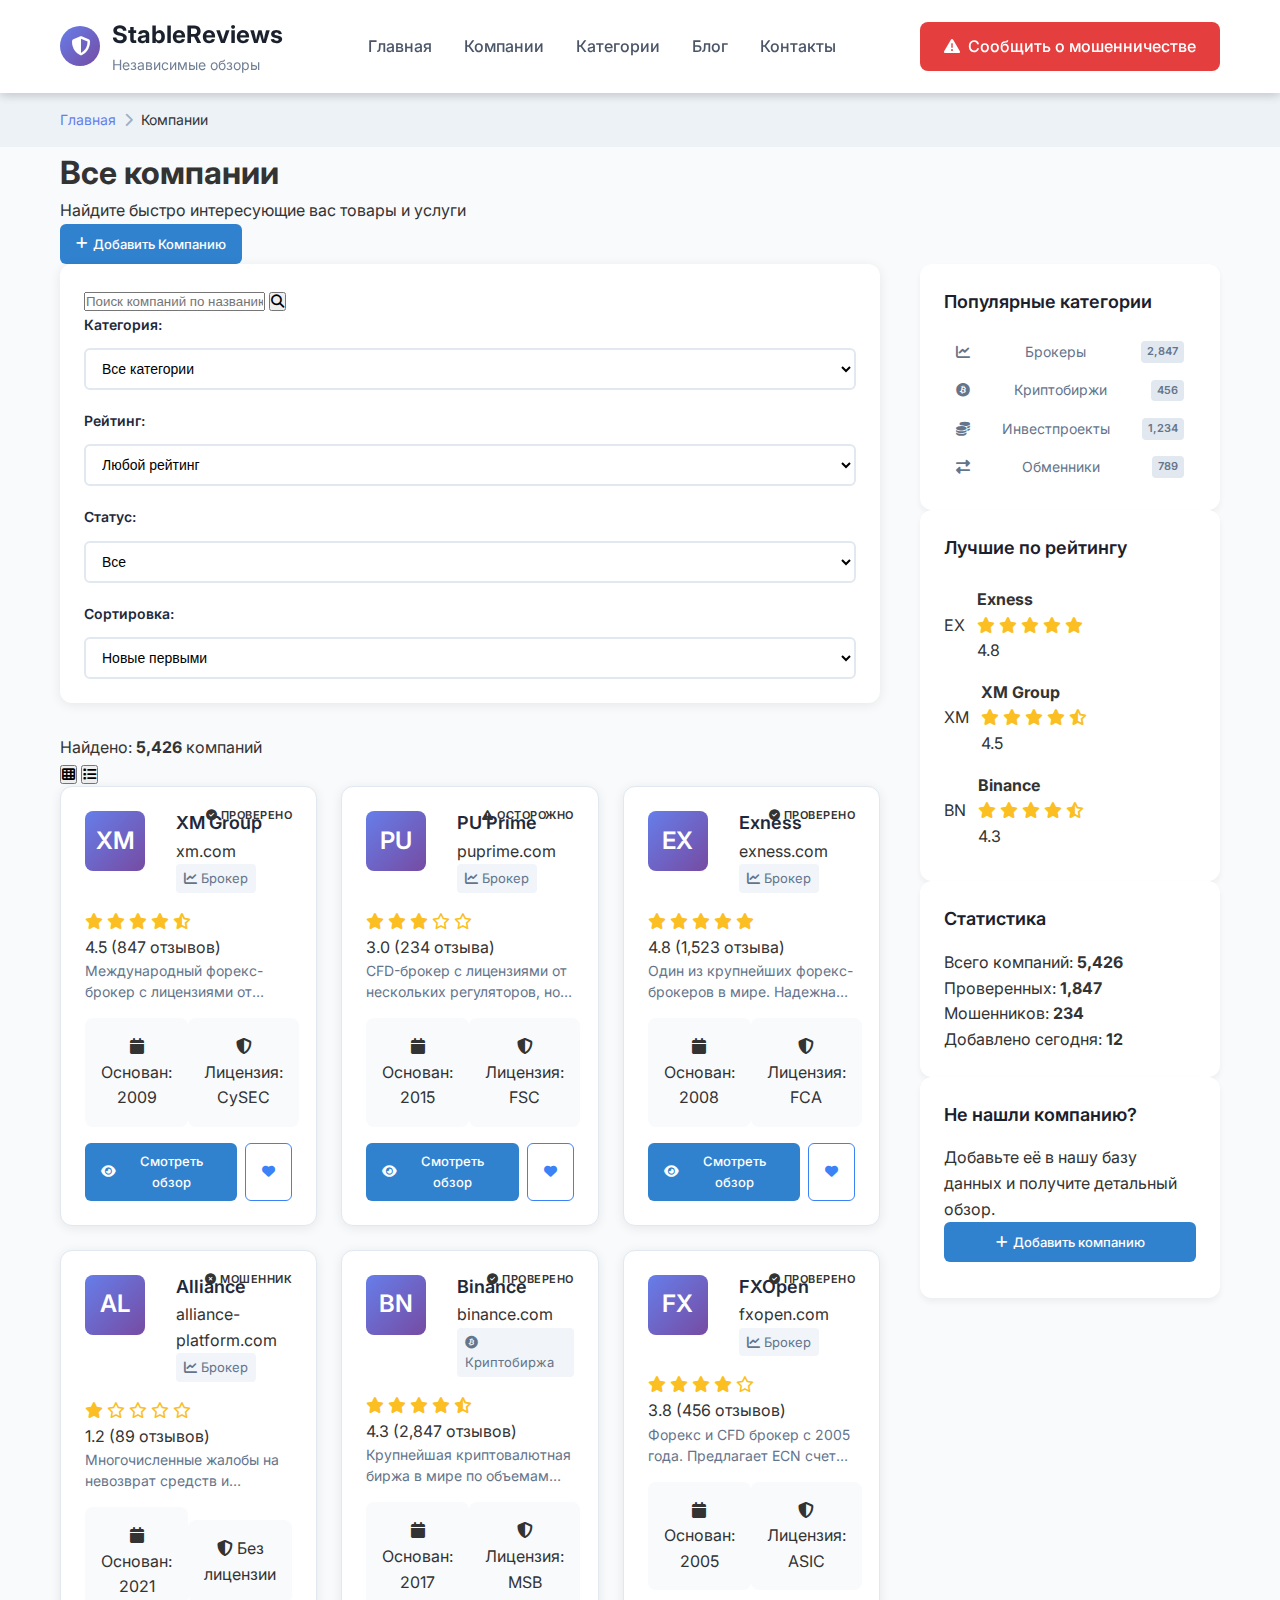
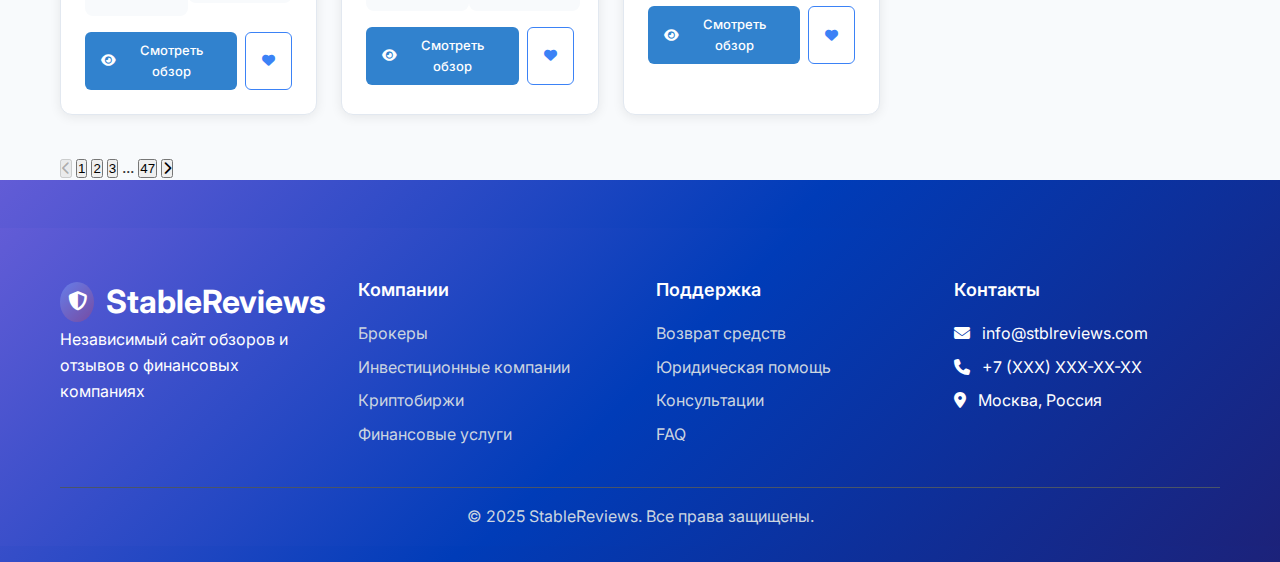
<file: companies.html>
<!DOCTYPE html>
<html lang="ru">
  <head>
    <meta charset="UTF-8" />
    <meta name="viewport" content="width=device-width, initial-scale=1.0" />
    <title>Компании - StableReviews</title>

    <!-- CSS Files -->
    <link rel="stylesheet" href="css/main.css" />

    <!-- External Libraries -->
    <link
      rel="stylesheet"
      href="https://cdn.jsdelivr.net/npm/@fortawesome/fontawesome-free@6.4.0/css/all.min.css"
    />
    <link
      href="https://fonts.googleapis.com/css2?family=Inter:wght@300;400;500;600;700&display=swap"
      rel="stylesheet"
    />

    <!-- JavaScript -->
    <script src="js/main.js" defer></script>
  </head>
  <body>
    <!-- Progress Bar -->
    <div class="progress-bar" id="progressBar"></div>

    <!-- Header -->
    <header class="header" id="header"></header>

    <!-- Breadcrumb -->
    <div class="breadcrumb">
      <div class="container">
        <nav>
          <ol>
            <li><a href="index.html">Главная</a></li>
            <li class="separator"><i class="fas fa-chevron-right"></i></li>
            <li>Компании</li>
          </ol>
        </nav>
      </div>
    </div>

    <!-- Main Content -->
    <main class="companies-page">
      <div class="container">
        <!-- Page Header -->
        <div class="page-header">
          <h1>Все компании</h1>
          <p>Найдите быстро интересующие вас товары и услуги</p>
          <a href="#" class="btn btn-primary add-company-btn">
            <i class="fas fa-plus"></i> Добавить Компанию
          </a>
        </div>

        <div class="companies-content">
          <div class="companies-main">
            <!-- Search and Filters -->
            <div class="search-filters">
              <div class="search-section">
                <form class="companies-search-form">
                  <input
                    type="text"
                    placeholder="Поиск компаний по названию или домену..."
                    class="search-input"
                  />
                  <button type="submit" class="search-btn">
                    <i class="fas fa-search"></i>
                  </button>
                </form>
              </div>

              <div class="filter-section">
                <div class="filter-group">
                  <label>Категория:</label>
                  <select class="filter-select">
                    <option value="">Все категории</option>
                    <option value="brokers">Брокеры</option>
                    <option value="crypto">Криптобиржи</option>
                    <option value="investment">Инвестпроекты</option>
                    <option value="exchangers">Обменники</option>
                  </select>
                </div>

                <div class="filter-group">
                  <label>Рейтинг:</label>
                  <select class="filter-select">
                    <option value="">Любой рейтинг</option>
                    <option value="5">5 звезд</option>
                    <option value="4">4+ звезд</option>
                    <option value="3">3+ звезд</option>
                    <option value="2">2+ звезд</option>
                    <option value="1">1+ звезд</option>
                  </select>
                </div>

                <div class="filter-group">
                  <label>Статус:</label>
                  <select class="filter-select">
                    <option value="">Все</option>
                    <option value="verified">Проверенные</option>
                    <option value="warning">Подозрительные</option>
                    <option value="scam">Мошенники</option>
                  </select>
                </div>

                <div class="filter-group">
                  <label>Сортировка:</label>
                  <select class="filter-select">
                    <option value="newest">Новые первыми</option>
                    <option value="rating">По рейтингу</option>
                    <option value="reviews">По отзывам</option>
                    <option value="alphabetical">По алфавиту</option>
                  </select>
                </div>
              </div>
            </div>

            <!-- Companies Grid -->
            <div class="companies-results">
              <div class="results-header">
                <span class="results-count">Найдено: <strong>5,426</strong> компаний</span>
                <div class="view-toggle">
                  <button class="view-btn active" data-view="grid">
                    <i class="fas fa-th"></i>
                  </button>
                  <button class="view-btn" data-view="list">
                    <i class="fas fa-list"></i>
                  </button>
                </div>
              </div>

              <div class="companies-grid" id="companiesGrid">
                <!-- Company Card 1 -->
                <article class="company-card">
                  <div class="company-header">
                    <div class="company-logo verified">XM</div>
                    <div class="company-info">
                      <h3><a href="single_review.html">XM Group</a></h3>
                      <div class="company-domain">xm.com</div>
                      <div class="company-category">
                        <i class="fas fa-chart-line"></i> Брокер
                      </div>
                    </div>
                    <div class="company-status status-verified">
                      <i class="fas fa-check-circle"></i>
                      <span>Проверено</span>
                    </div>
                  </div>

                  <div class="company-rating-block">
                    <div class="stars">
                      <i class="fas fa-star"></i>
                      <i class="fas fa-star"></i>
                      <i class="fas fa-star"></i>
                      <i class="fas fa-star"></i>
                      <i class="fas fa-star-half-alt"></i>
                    </div>
                    <span class="rating-score">4.5</span>
                    <span class="reviews-count">(847 отзывов)</span>
                  </div>

                  <p class="company-description">
                    Международный форекс-брокер с лицензиями от ведущих регуляторов. 
                    Более 10 лет на рынке, широкий выбор инструментов.
                  </p>

                  <div class="company-stats">
                    <div class="stat-item">
                      <i class="fas fa-calendar"></i>
                      <span>Основан: 2009</span>
                    </div>
                    <div class="stat-item">
                      <i class="fas fa-shield-alt"></i>
                      <span>Лицензия: CySEC</span>
                    </div>
                  </div>

                  <div class="company-actions">
                    <a href="single_review.html" class="btn btn-primary">
                      <i class="fas fa-eye"></i> Смотреть обзор
                    </a>
                    <button class="btn btn-outline">
                      <i class="fas fa-heart"></i>
                    </button>
                  </div>
                </article>

                <!-- Company Card 2 -->
                <article class="company-card">
                  <div class="company-header">
                    <div class="company-logo warning">PU</div>
                    <div class="company-info">
                      <h3><a href="single_review.html">PU Prime</a></h3>
                      <div class="company-domain">puprime.com</div>
                      <div class="company-category">
                        <i class="fas fa-chart-line"></i> Брокер
                      </div>
                    </div>
                    <div class="company-status status-warning">
                      <i class="fas fa-exclamation-triangle"></i>
                      <span>Осторожно</span>
                    </div>
                  </div>

                  <div class="company-rating-block">
                    <div class="stars">
                      <i class="fas fa-star"></i>
                      <i class="fas fa-star"></i>
                      <i class="fas fa-star"></i>
                      <i class="far fa-star"></i>
                      <i class="far fa-star"></i>
                    </div>
                    <span class="rating-score">3.0</span>
                    <span class="reviews-count">(234 отзыва)</span>
                  </div>

                  <p class="company-description">
                    CFD-брокер с лицензиями от нескольких регуляторов, но есть жалобы 
                    на исполнение ордеров и техническую поддержку.
                  </p>

                  <div class="company-stats">
                    <div class="stat-item">
                      <i class="fas fa-calendar"></i>
                      <span>Основан: 2015</span>
                    </div>
                    <div class="stat-item">
                      <i class="fas fa-shield-alt"></i>
                      <span>Лицензия: FSC</span>
                    </div>
                  </div>

                  <div class="company-actions">
                    <a href="single_review.html" class="btn btn-primary">
                      <i class="fas fa-eye"></i> Смотреть обзор
                    </a>
                    <button class="btn btn-outline">
                      <i class="fas fa-heart"></i>
                    </button>
                  </div>
                </article>

                <!-- Company Card 3 -->
                <article class="company-card">
                  <div class="company-header">
                    <div class="company-logo verified">EX</div>
                    <div class="company-info">
                      <h3><a href="single_review.html">Exness</a></h3>
                      <div class="company-domain">exness.com</div>
                      <div class="company-category">
                        <i class="fas fa-chart-line"></i> Брокер
                      </div>
                    </div>
                    <div class="company-status status-verified">
                      <i class="fas fa-check-circle"></i>
                      <span>Проверено</span>
                    </div>
                  </div>

                  <div class="company-rating-block">
                    <div class="stars">
                      <i class="fas fa-star"></i>
                      <i class="fas fa-star"></i>
                      <i class="fas fa-star"></i>
                      <i class="fas fa-star"></i>
                      <i class="fas fa-star"></i>
                    </div>
                    <span class="rating-score">4.8</span>
                    <span class="reviews-count">(1,523 отзыва)</span>
                  </div>

                  <p class="company-description">
                    Один из крупнейших форекс-брокеров в мире. Надежная компания 
                    с отличной репутацией и быстрым исполнением ордеров.
                  </p>

                  <div class="company-stats">
                    <div class="stat-item">
                      <i class="fas fa-calendar"></i>
                      <span>Основан: 2008</span>
                    </div>
                    <div class="stat-item">
                      <i class="fas fa-shield-alt"></i>
                      <span>Лицензия: FCA</span>
                    </div>
                  </div>

                  <div class="company-actions">
                    <a href="single_review.html" class="btn btn-primary">
                      <i class="fas fa-eye"></i> Смотреть обзор
                    </a>
                    <button class="btn btn-outline">
                      <i class="fas fa-heart"></i>
                    </button>
                  </div>
                </article>

                <!-- Company Card 4 -->
                <article class="company-card">
                  <div class="company-header">
                    <div class="company-logo scam">AL</div>
                    <div class="company-info">
                      <h3><a href="single_review.html">Alliance</a></h3>
                      <div class="company-domain">alliance-platform.com</div>
                      <div class="company-category">
                        <i class="fas fa-chart-line"></i> Брокер
                      </div>
                    </div>
                    <div class="company-status status-scam">
                      <i class="fas fa-times-circle"></i>
                      <span>Мошенник</span>
                    </div>
                  </div>

                  <div class="company-rating-block">
                    <div class="stars">
                      <i class="fas fa-star"></i>
                      <i class="far fa-star"></i>
                      <i class="far fa-star"></i>
                      <i class="far fa-star"></i>
                      <i class="far fa-star"></i>
                    </div>
                    <span class="rating-score">1.2</span>
                    <span class="reviews-count">(89 отзывов)</span>
                  </div>

                  <p class="company-description">
                    Многочисленные жалобы на невозврат средств и блокировку счетов. 
                    Не рекомендуется к использованию.
                  </p>

                  <div class="company-stats">
                    <div class="stat-item">
                      <i class="fas fa-calendar"></i>
                      <span>Основан: 2021</span>
                    </div>
                    <div class="stat-item">
                      <i class="fas fa-shield-alt"></i>
                      <span>Без лицензии</span>
                    </div>
                  </div>

                  <div class="company-actions">
                    <a href="single_review.html" class="btn btn-primary">
                      <i class="fas fa-eye"></i> Смотреть обзор
                    </a>
                    <button class="btn btn-outline">
                      <i class="fas fa-heart"></i>
                    </button>
                  </div>
                </article>

                <!-- Company Card 5 -->
                <article class="company-card">
                  <div class="company-header">
                    <div class="company-logo verified">BN</div>
                    <div class="company-info">
                      <h3><a href="single_review.html">Binance</a></h3>
                      <div class="company-domain">binance.com</div>
                      <div class="company-category">
                        <i class="fab fa-bitcoin"></i> Криптобиржа
                      </div>
                    </div>
                    <div class="company-status status-verified">
                      <i class="fas fa-check-circle"></i>
                      <span>Проверено</span>
                    </div>
                  </div>

                  <div class="company-rating-block">
                    <div class="stars">
                      <i class="fas fa-star"></i>
                      <i class="fas fa-star"></i>
                      <i class="fas fa-star"></i>
                      <i class="fas fa-star"></i>
                      <i class="fas fa-star-half-alt"></i>
                    </div>
                    <span class="rating-score">4.3</span>
                    <span class="reviews-count">(2,847 отзывов)</span>
                  </div>

                  <p class="company-description">
                    Крупнейшая криптовалютная биржа в мире по объемам торгов. 
                    Широкий выбор криптовалют и торговых инструментов.
                  </p>

                  <div class="company-stats">
                    <div class="stat-item">
                      <i class="fas fa-calendar"></i>
                      <span>Основан: 2017</span>
                    </div>
                    <div class="stat-item">
                      <i class="fas fa-shield-alt"></i>
                      <span>Лицензия: MSB</span>
                    </div>
                  </div>

                  <div class="company-actions">
                    <a href="single_review.html" class="btn btn-primary">
                      <i class="fas fa-eye"></i> Смотреть обзор
                    </a>
                    <button class="btn btn-outline">
                      <i class="fas fa-heart"></i>
                    </button>
                  </div>
                </article>

                <!-- Company Card 6 -->
                <article class="company-card">
                  <div class="company-header">
                    <div class="company-logo verified">FX</div>
                    <div class="company-info">
                      <h3><a href="single_review.html">FXOpen</a></h3>
                      <div class="company-domain">fxopen.com</div>
                      <div class="company-category">
                        <i class="fas fa-chart-line"></i> Брокер
                      </div>
                    </div>
                    <div class="company-status status-verified">
                      <i class="fas fa-check-circle"></i>
                      <span>Проверено</span>
                    </div>
                  </div>

                  <div class="company-rating-block">
                    <div class="stars">
                      <i class="fas fa-star"></i>
                      <i class="fas fa-star"></i>
                      <i class="fas fa-star"></i>
                      <i class="fas fa-star"></i>
                      <i class="far fa-star"></i>
                    </div>
                    <span class="rating-score">3.8</span>
                    <span class="reviews-count">(456 отзывов)</span>
                  </div>

                  <p class="company-description">
                    Форекс и CFD брокер с 2005 года. Предлагает ECN счета 
                    и хорошие условия для скальпинга.
                  </p>

                  <div class="company-stats">
                    <div class="stat-item">
                      <i class="fas fa-calendar"></i>
                      <span>Основан: 2005</span>
                    </div>
                    <div class="stat-item">
                      <i class="fas fa-shield-alt"></i>
                      <span>Лицензия: ASIC</span>
                    </div>
                  </div>

                  <div class="company-actions">
                    <a href="single_review.html" class="btn btn-primary">
                      <i class="fas fa-eye"></i> Смотреть обзор
                    </a>
                    <button class="btn btn-outline">
                      <i class="fas fa-heart"></i>
                    </button>
                  </div>
                </article>
              </div>

              <!-- Pagination -->
              <div class="pagination">
                <button class="page-btn" disabled>
                  <i class="fas fa-chevron-left"></i>
                </button>
                <button class="page-btn active">1</button>
                <button class="page-btn">2</button>
                <button class="page-btn">3</button>
                <span class="page-dots">...</span>
                <button class="page-btn">47</button>
                <button class="page-btn">
                  <i class="fas fa-chevron-right"></i>
                </button>
              </div>
            </div>
          </div>

          <!-- Sidebar -->
          <aside class="companies-sidebar">
            <!-- Top Categories -->
            <div class="sidebar-card">
              <h3>Популярные категории</h3>
              <div class="category-list">
                <a href="#" class="category-item">
                  <i class="fas fa-chart-line"></i>
                  <span>Брокеры</span>
                  <span class="category-count">2,847</span>
                </a>
                <a href="#" class="category-item">
                  <i class="fab fa-bitcoin"></i>
                  <span>Криптобиржи</span>
                  <span class="category-count">456</span>
                </a>
                <a href="#" class="category-item">
                  <i class="fas fa-coins"></i>
                  <span>Инвестпроекты</span>
                  <span class="category-count">1,234</span>
                </a>
                <a href="#" class="category-item">
                  <i class="fas fa-exchange-alt"></i>
                  <span>Обменники</span>
                  <span class="category-count">789</span>
                </a>
              </div>
            </div>

            <!-- Top Rated -->
            <div class="sidebar-card">
              <h3>Лучшие по рейтингу</h3>
              <div class="top-companies">
                <div class="top-company-item">
                  <div class="company-mini-logo">EX</div>
                  <div class="company-mini-info">
                    <h4>Exness</h4>
                    <div class="mini-rating">
                      <div class="stars-mini">
                        <i class="fas fa-star"></i>
                        <i class="fas fa-star"></i>
                        <i class="fas fa-star"></i>
                        <i class="fas fa-star"></i>
                        <i class="fas fa-star"></i>
                      </div>
                      <span>4.8</span>
                    </div>
                  </div>
                </div>

                <div class="top-company-item">
                  <div class="company-mini-logo">XM</div>
                  <div class="company-mini-info">
                    <h4>XM Group</h4>
                    <div class="mini-rating">
                      <div class="stars-mini">
                        <i class="fas fa-star"></i>
                        <i class="fas fa-star"></i>
                        <i class="fas fa-star"></i>
                        <i class="fas fa-star"></i>
                        <i class="fas fa-star-half-alt"></i>
                      </div>
                      <span>4.5</span>
                    </div>
                  </div>
                </div>

                <div class="top-company-item">
                  <div class="company-mini-logo">BN</div>
                  <div class="company-mini-info">
                    <h4>Binance</h4>
                    <div class="mini-rating">
                      <div class="stars-mini">
                        <i class="fas fa-star"></i>
                        <i class="fas fa-star"></i>
                        <i class="fas fa-star"></i>
                        <i class="fas fa-star"></i>
                        <i class="fas fa-star-half-alt"></i>
                      </div>
                      <span>4.3</span>
                    </div>
                  </div>
                </div>
              </div>
            </div>

            <!-- Statistics -->
            <div class="sidebar-card">
              <h3>Статистика</h3>
              <div class="stats-list">
                <div class="stat-row">
                  <span>Всего компаний:</span>
                  <strong>5,426</strong>
                </div>
                <div class="stat-row">
                  <span>Проверенных:</span>
                  <strong>1,847</strong>
                </div>
                <div class="stat-row">
                  <span>Мошенников:</span>
                  <strong>234</strong>
                </div>
                <div class="stat-row">
                  <span>Добавлено сегодня:</span>
                  <strong>12</strong>
                </div>
              </div>
            </div>

            <!-- Add Company CTA -->
            <div class="sidebar-card cta-card">
              <h3>Не нашли компанию?</h3>
              <p>Добавьте её в нашу базу данных и получите детальный обзор.</p>
              <a href="#" class="btn btn-primary btn-block">
                <i class="fas fa-plus"></i> Добавить компанию
              </a>
            </div>
          </aside>
        </div>
      </div>
    </main>

    <!-- Footer -->
    <footer class="footer" id="footer"></footer>
  </body>
</html>
</file>
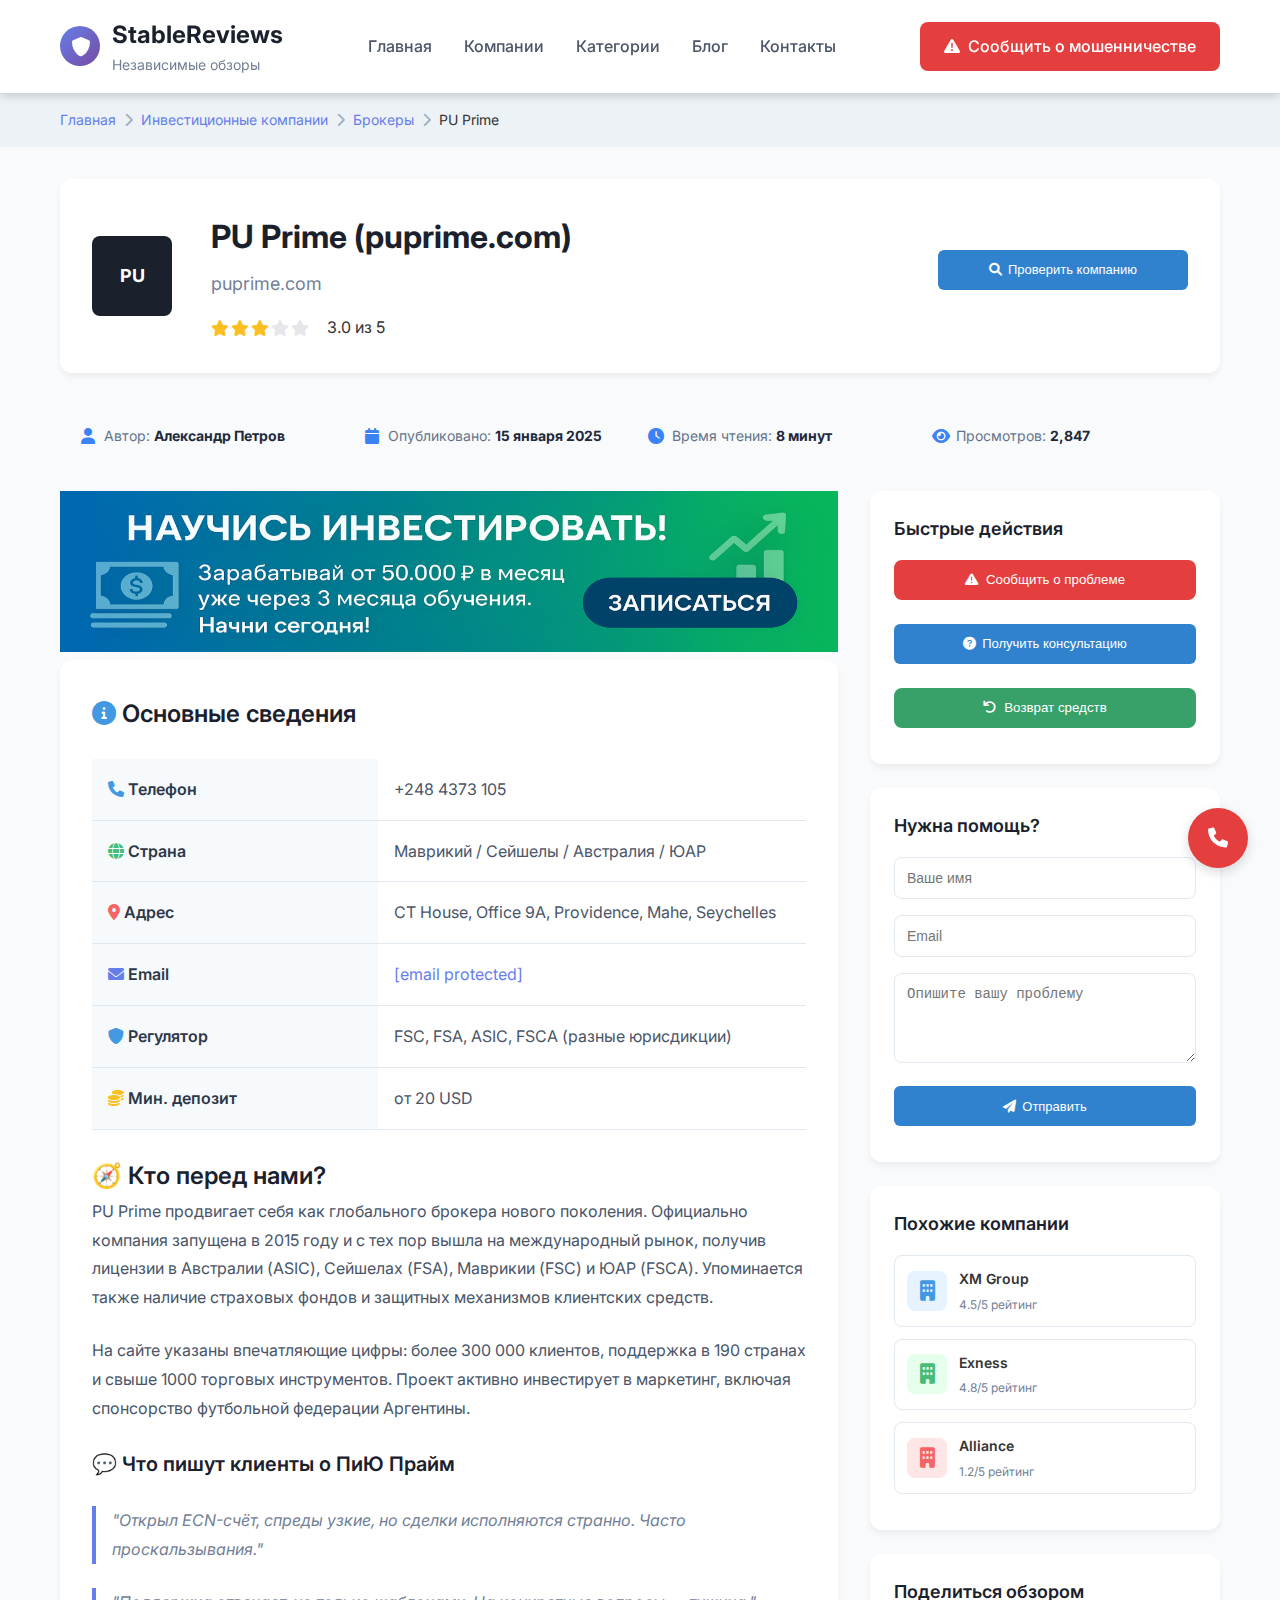
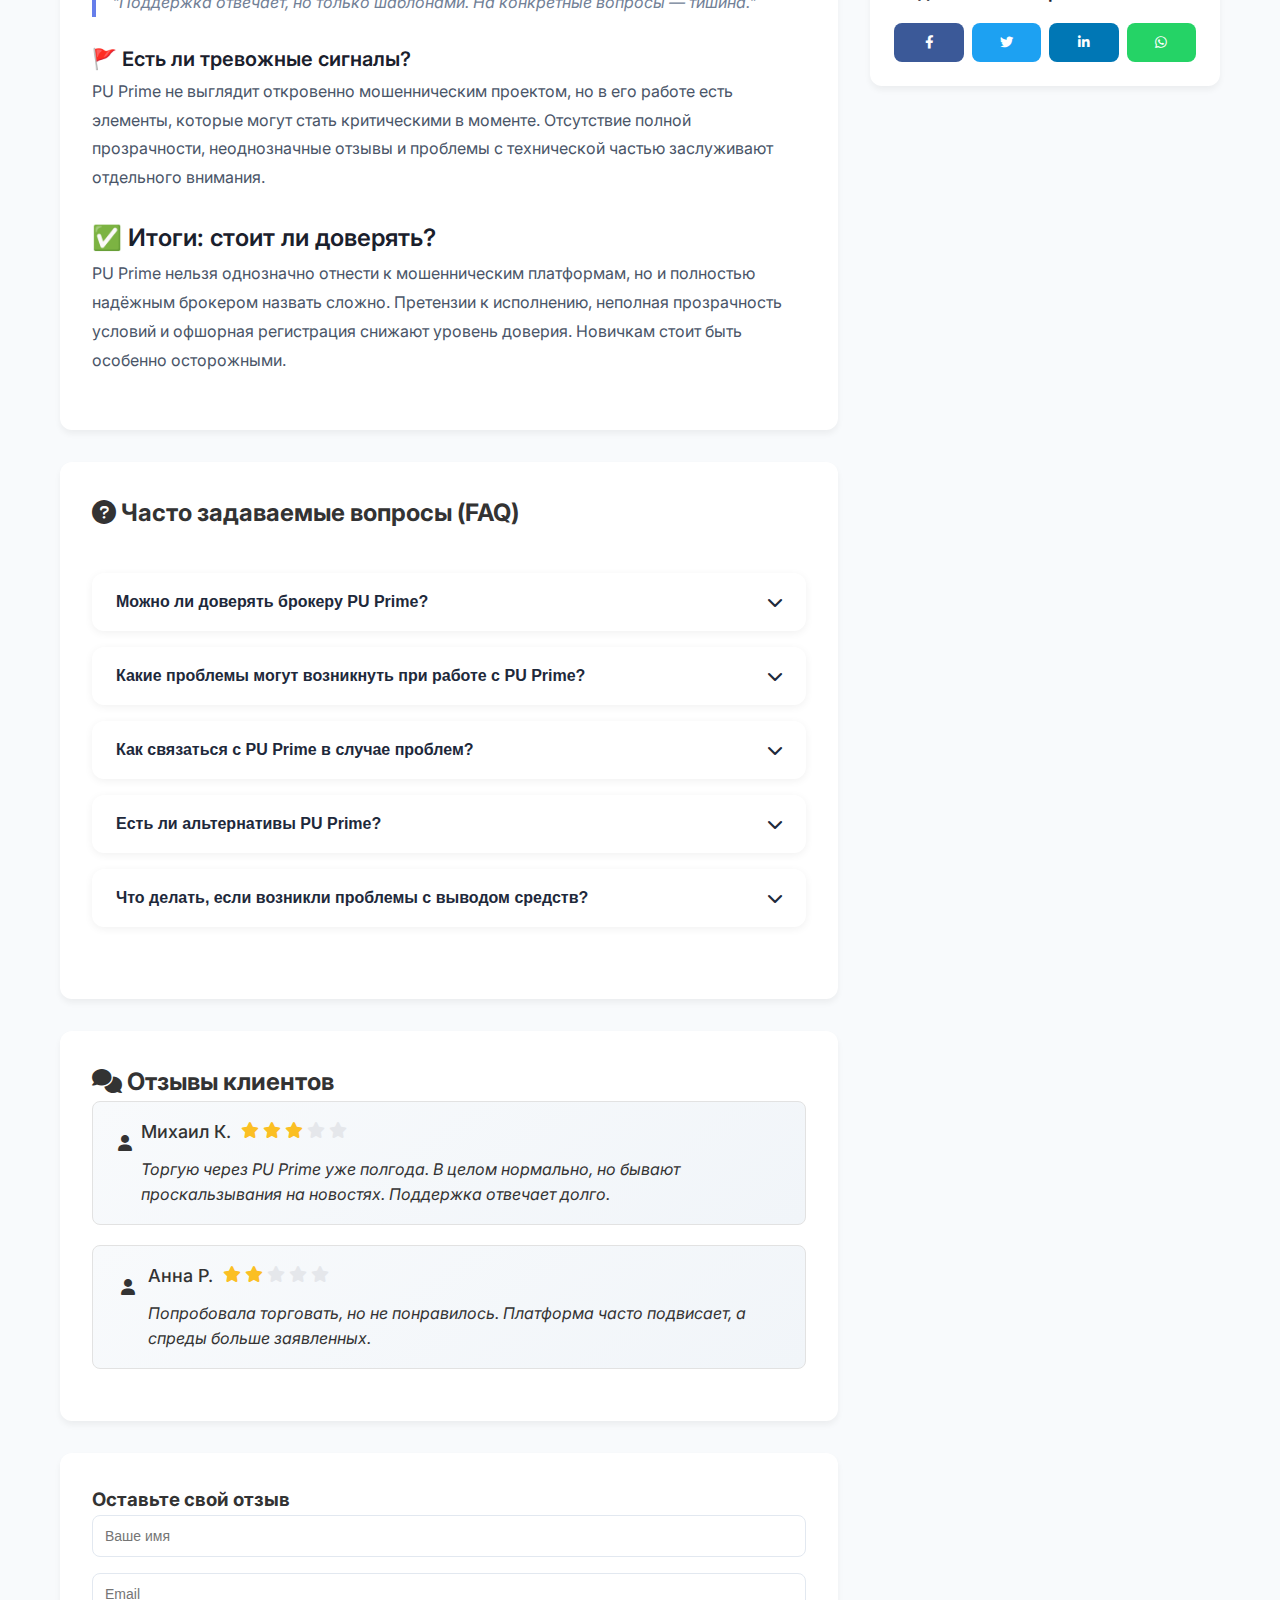
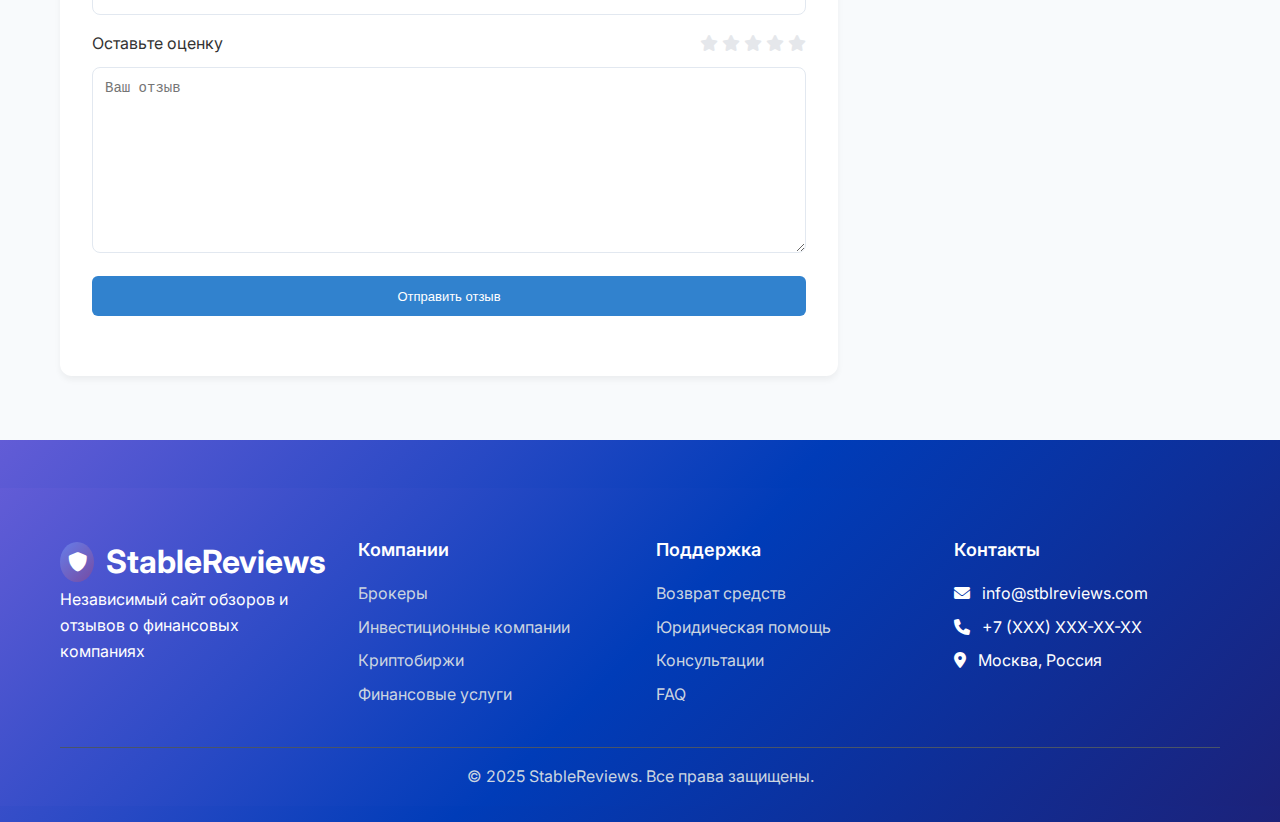
<file: single_review.html>
<!DOCTYPE html>
<html lang="ru">
  <head>
    <meta charset="UTF-8" />
    <meta name="viewport" content="width=device-width, initial-scale=1.0" />
    <title>Обзор компании PU Prime - StableReviews</title>

    <!-- CSS Files -->
    <link rel="stylesheet" href="css/main.css" />

    <!-- External Libraries -->
    <link
      href="https://fonts.googleapis.com/css2?family=Inter:wght@300;400;500;600;700&display=swap"
      rel="stylesheet"
    />
    <link
      rel="stylesheet"
      href="https://cdnjs.cloudflare.com/ajax/libs/font-awesome/6.0.0/css/all.min.css"
      integrity="sha512-9usAa10IRO0HhonpyAIVpjrylPvoDwiPUiKdWk5t3PyolY1cOd4DSE0Ga+ri4AuTroPR5aQvXU9xC6qOPnzFeg=="
      crossorigin="anonymous"
      referrerpolicy="no-referrer"
    />

    <!-- JavaScript -->
    <script src="js/main.js" defer></script>
  </head>
  <body>
    <!-- Progress Bar -->
    <div class="progress-bar" id="progressBar"></div>

    <!-- Header -->
    <header class="header" id="header"></header>

    <!-- Breadcrumb -->
    <div class="breadcrumb">
      <div class="container">
        <nav>
          <ol>
            <li><a href="index.html">Главная</a></li>
            <li class="separator"><i class="fas fa-chevron-right"></i></li>
            <li><a href="#">Инвестиционные компании</a></li>
            <li class="separator"><i class="fas fa-chevron-right"></i></li>
            <li><a href="#">Брокеры</a></li>
            <li class="separator"><i class="fas fa-chevron-right"></i></li>
            <li>PU Prime</li>
          </ol>
        </nav>
      </div>
    </div>

    <!-- Main Content -->
    <main class="review">
      <div class="container">
        <!-- Company Header -->
        <div class="company-header">
          <div class="company-info">
            <div class="company-logo">PU</div>
            <div class="company-details">
              <h1>PU Prime (puprime.com)</h1>
              <div class="company-url">puprime.com</div>
              <div class="rating">
                <div class="stars">
                  <i class="fas fa-star star"></i>
                  <i class="fas fa-star star"></i>
                  <i class="fas fa-star star"></i>
                  <i class="fas fa-star star inactive"></i>
                  <i class="fas fa-star star inactive"></i>
                </div>
                <span>3.0 из 5</span>
              </div>
            </div>

            <button class="btn btn-primary btn-block btn-main">
              <i class="fas fa-search mr-2"></i>
              Проверить компанию
            </button>
          </div>
        </div>

        <!-- Article Meta Information -->
        <div class="article-meta">
          <div class="meta-item">
            <i class="fas fa-user"></i>
            <span>Автор: <strong>Александр Петров</strong></span>
          </div>
          <div class="meta-item">
            <i class="fas fa-calendar"></i>
            <span>Опубликовано: <strong>15 января 2025</strong></span>
          </div>
          <div class="meta-item">
            <i class="fas fa-clock"></i>
            <span>Время чтения: <strong>8 минут</strong></span>
          </div>
          <div class="meta-item">
            <i class="fas fa-eye"></i>
            <span>Просмотров: <strong>2,847</strong></span>
          </div>
        </div>

        <div class="content-grid">
          <!-- Main Content -->
          <div class="main-column">
            <!-- Quick Summary -->
            <!--<div class="alert-card alert-warning">
              <h2>
                <i
                  class="fas fa-exclamation-triangle"
                  style="color: #f56565"
                ></i>
                Краткое резюме
              </h2>
              <p>
                PU Prime — CFD-брокер с широким спектром инструментов, мощной рекламной подачей и лицензиями от нескольких регуляторов. 
                Однако за внешним имиджем скрываются претензии со стороны трейдеров, технические нестыковки и ряд тревожных сигналов, 
                на которые стоит обратить внимание перед инвестированием.
              </p>
            </div>-->
            <div class="banner-invest">
              <img src="image/banner1.png" />
            </div>
            <!-- Main Content from Admin -->
            <div class="review-container">
              <div class="content-text">
                <h2>
                  <i class="fas fa-info-circle" style="color: #4299e1"></i>
                  Основные сведения
                </h2>
                <table class="info-table">
                  <tr>
                    <th>
                      <i class="fas fa-phone" style="color: #4299e1"></i>
                      Телефон
                    </th>
                    <td>+248 4373 105</td>
                  </tr>
                  <tr>
                    <th>
                      <i class="fas fa-globe" style="color: #48bb78"></i> Страна
                    </th>
                    <td>Маврикий / Сейшелы / Австралия / ЮАР</td>
                  </tr>
                  <tr>
                    <th>
                      <i
                        class="fas fa-map-marker-alt"
                        style="color: #f56565"
                      ></i>
                      Адрес
                    </th>
                    <td>CT House, Office 9A, Providence, Mahe, Seychelles</td>
                  </tr>
                  <tr>
                    <th>
                      <i class="fas fa-envelope" style="color: #667eea"></i>
                      Email
                    </th>
                    <td>
                      <a
                        href="/cdn-cgi/l/email-protection"
                        class="__cf_email__"
                        data-cfemail="31424441415e43457141444143585c541f525e5c"
                        >[email&#160;protected]</a
                      >
                    </td>
                  </tr>
                  <tr>
                    <th>
                      <i class="fas fa-shield-alt" style="color: #4299e1"></i>
                      Регулятор
                    </th>
                    <td>FSC, FSA, ASIC, FSCA (разные юрисдикции)</td>
                  </tr>
                  <tr>
                    <th>
                      <i class="fas fa-coins" style="color: #fbbf24"></i>
                      Мин. депозит
                    </th>
                    <td>от 20 USD</td>
                  </tr>
                </table>

                <h2>🧭 Кто перед нами?</h2>
                <p>
                  PU Prime продвигает себя как глобального брокера нового
                  поколения. Официально компания запущена в 2015 году и с тех
                  пор вышла на международный рынок, получив лицензии в Австралии
                  (ASIC), Сейшелах (FSA), Маврикии (FSC) и ЮАР (FSCA).
                  Упоминается также наличие страховых фондов и защитных
                  механизмов клиентских средств.
                </p>

                <p>
                  На сайте указаны впечатляющие цифры: более 300 000 клиентов,
                  поддержка в 190 странах и свыше 1000 торговых инструментов.
                  Проект активно инвестирует в маркетинг, включая спонсорство
                  футбольной федерации Аргентины.
                </p>

                <h3>💬 Что пишут клиенты о ПиЮ Прайм</h3>
                <blockquote>
                  "Открыл ECN-счёт, спреды узкие, но сделки исполняются странно.
                  Часто проскальзывания."
                </blockquote>

                <blockquote>
                  "Поддержка отвечает, но только шаблонами. На конкретные
                  вопросы — тишина."
                </blockquote>

                <h3>🚩 Есть ли тревожные сигналы?</h3>
                <p>
                  PU Prime не выглядит откровенно мошенническим проектом, но в
                  его работе есть элементы, которые могут стать критическими в
                  моменте. Отсутствие полной прозрачности, неоднозначные отзывы
                  и проблемы с технической частью заслуживают отдельного
                  внимания.
                </p>

                <h2>✅ Итоги: стоит ли доверять?</h2>
                <p>
                  PU Prime нельзя однозначно отнести к мошенническим платформам,
                  но и полностью надёжным брокером назвать сложно. Претензии к
                  исполнению, неполная прозрачность условий и офшорная
                  регистрация снижают уровень доверия. Новичкам стоит быть
                  особенно осторожными.
                </p>
              </div>
            </div>

            <!-- FAQ Section -->
            <div class="review-container">
              <h2>
                <i class="fas fa-question-circle"></i>
                Часто задаваемые вопросы (FAQ)
              </h2>
              <div class="faq-container">
                <div class="faq-item">
                  <button class="faq-question" onclick="toggleFAQ(this)">
                    <span>Можно ли доверять брокеру PU Prime?</span>
                    <i class="fas fa-chevron-down faq-icon"></i>
                  </button>
                  <div class="faq-answer">
                    <p>
                      PU Prime имеет лицензии от нескольких регуляторов, но есть
                      жалобы на исполнение ордеров и техническую поддержку.
                      Рекомендуется начинать с минимального депозита и тщательно
                      тестировать платформу.
                    </p>
                  </div>
                </div>

                <div class="faq-item">
                  <button class="faq-question" onclick="toggleFAQ(this)">
                    <span
                      >Какие проблемы могут возникнуть при работе с PU
                      Prime?</span
                    >
                    <i class="fas fa-chevron-down faq-icon"></i>
                  </button>
                  <div class="faq-answer">
                    <p>
                      Основные проблемы включают: проскальзывания при исполнении
                      ордеров, медленная техподдержка, ограничения по бонусным
                      программам и технические сбои платформы в периоды высокой
                      волатильности.
                    </p>
                  </div>
                </div>

                <div class="faq-item">
                  <button class="faq-question" onclick="toggleFAQ(this)">
                    <span>Как связаться с PU Prime в случае проблем?</span>
                    <i class="fas fa-chevron-down faq-icon"></i>
                  </button>
                  <div class="faq-answer">
                    <p>
                      Официальные контакты: телефон +248 4373 105, email
                      <a
                        href="/cdn-cgi/l/email-protection"
                        class="__cf_email__"
                        data-cfemail="d7a4a2a7a7b8a5a397a7a2a7a5bebab2f9b4b8ba"
                        >[email&#160;protected]</a
                      >. Также доступен онлайн-чат на сайте. Время ответа может
                      составлять от нескольких часов до нескольких дней.
                    </p>
                  </div>
                </div>

                <div class="faq-item">
                  <button class="faq-question" onclick="toggleFAQ(this)">
                    <span>Есть ли альтернативы PU Prime?</span>
                    <i class="fas fa-chevron-down faq-icon"></i>
                  </button>
                  <div class="faq-answer">
                    <p>
                      Да, среди надёжных альтернativ можно рассмотреть XM Group,
                      Exness, FXOpen и другие брокеры с лучшей репутацией и
                      более прозрачными условиями работы.
                    </p>
                  </div>
                </div>

                <div class="faq-item">
                  <button class="faq-question" onclick="toggleFAQ(this)">
                    <span
                      >Что делать, если возникли проблемы с выводом
                      средств?</span
                    >
                    <i class="fas fa-chevron-down faq-icon"></i>
                  </button>
                  <div class="faq-answer">
                    <p>
                      Сначала обратитесь в техподдержку брокера с подробным
                      описанием проблемы. Если это не помогает, можно подать
                      жалобу в соответствующий регулятор или обратиться к
                      специалистам по возврату средств через чарджбэк.
                    </p>
                  </div>
                </div>
              </div>
            </div>

            <!-- Reviews Section -->
            <div class="review-container">
              <h2>
                <i class="fas fa-comments"></i>
                Отзывы клиентов
              </h2>
              <div class="comment-card">
                <div class="comment-content-wrap">
                  <div class="comment-avatar">
                    <i class="fas fa-user"></i>
                  </div>
                  <div class="comment-content-row">
                    <div class="comment-content">
                      <p>Михаил К.</p>
                      <div class="flex">
                        <i class="fas fa-star star"></i>
                        <i class="fas fa-star star"></i>
                        <i class="fas fa-star star"></i>
                        <i class="fas fa-star star inactive"></i>
                        <i class="fas fa-star star inactive"></i>
                      </div>
                    </div>
                    <p>
                      Торгую через PU Prime уже полгода. В целом нормально, но
                      бывают проскальзывания на новостях. Поддержка отвечает
                      долго.
                    </p>
                  </div>
                </div>
                <div class="comment-content-wrap">
                  <div class="comment-avatar">
                    <i class="fas fa-user"></i>
                  </div>
                  <div class="comment-content-row">
                    <div class="comment-content">
                      <p>Анна Р.</p>
                      <div class="flex">
                        <i class="fas fa-star star"></i>
                        <i class="fas fa-star star"></i>
                        <i class="fas fa-star star inactive"></i>
                        <i class="fas fa-star star inactive"></i>
                        <i class="fas fa-star star inactive"></i>
                      </div>
                    </div>
                    <p>
                      Попробовала торговать, но не понравилось. Платформа часто
                      подвисает, а спреды больше заявленных.
                    </p>
                  </div>
                </div>
              </div>
            </div>
            <div class="review-container">
              <h3>Оставьте свой отзыв</h3>

              <form id="commentForm" class="form-group" novalidate>
                <div class="form-group">
                  <input
                    type="text"
                    id="name"
                    name="name"
                    class="form-control"
                    placeholder="Ваше имя"
                    required
                  />
                </div>

                <div class="form-group">
                  <input
                    type="email"
                    id="email"
                    name="email"
                    class="form-control"
                    placeholder="Email"
                    required
                  />
                </div>
                <div class="user-rating-container">
                  <p>Оставьте оценку</p>
                  <span class="user-rating">
                    <i class="fa fa-star star inactive" title="Very Bad"></i>
                    <i class="fa fa-star star inactive" title="Bad"></i>
                    <i class="fa fa-star star inactive" title="Good"></i>
                    <i class="fa fa-star star inactive" title="Very Good"></i>
                    <i class="fa fa-star star inactive" title="Excellent"></i>
                  </span>
                </div>
                <div class="form-group">
                  <textarea
                    id="comment"
                    name="comment"
                    class="form-control"
                    placeholder="Ваш отзыв"
                    rows="10"
                    required
                  ></textarea>
                </div>
                <div id="formMessage"></div>
                <button type="submit" class="btn btn-primary btn-block">
                  Отправить отзыв
                </button>
              </form>
            </div>
          </div>

          <!-- Sidebar -->
          <aside class="sidebar">
            <!-- Quick Actions -->
            <div class="sidebar-card">
              <h3>Быстрые действия</h3>
              <div class="quick-actions">
                <button class="btn btn-danger btn-block">
                  <i class="fas fa-exclamation-triangle"></i>
                  Сообщить о проблеме
                </button>
                <button class="btn btn-primary btn-block">
                  <i class="fas fa-question-circle"></i>
                  Получить консультацию
                </button>
                <button class="btn btn-success btn-block">
                  <i class="fas fa-undo"></i>
                  Возврат средств
                </button>
              </div>
            </div>

            <!-- Contact Form -->
            <div class="sidebar-card">
              <h3>Нужна помощь?</h3>
              <form novalidate>
                <div class="form-group">
                  <input
                    type="text"
                    name="name"
                    class="form-control"
                    placeholder="Ваше имя"
                    required
                  />
                </div>
                <div class="form-group">
                  <input
                    name="email"
                    type="email"
                    class="form-control"
                    placeholder="Email"
                    required
                  />
                </div>
                <div class="form-group">
                  <textarea
                    name="text"
                    class="form-control"
                    rows="4"
                    placeholder="Опишите вашу проблему"
                    required
                  ></textarea>
                </div>
                <button type="submit" class="btn btn-primary btn-block">
                  <i class="fas fa-paper-plane"></i>
                  Отправить
                </button>
              </form>
            </div>

            <!-- Related Companies -->
            <div class="sidebar-card">
              <h3>Похожие компании</h3>
              <div class="related-company">
                <div
                  class="related-icon"
                  style="background: #e6f3ff; color: #4299e1"
                >
                  <i class="fas fa-building"></i>
                </div>
                <div class="related-info">
                  <h4>XM Group</h4>
                  <p>4.5/5 рейтинг</p>
                </div>
              </div>
              <div class="related-company">
                <div
                  class="related-icon"
                  style="background: #e6ffed; color: #48bb78"
                >
                  <i class="fas fa-building"></i>
                </div>
                <div class="related-info">
                  <h4>Exness</h4>
                  <p>4.8/5 рейтинг</p>
                </div>
              </div>
              <div class="related-company">
                <div
                  class="related-icon"
                  style="background: #ffe6e6; color: #f56565"
                >
                  <i class="fas fa-building"></i>
                </div>
                <div class="related-info">
                  <h4>Alliance</h4>
                  <p>1.2/5 рейтинг</p>
                </div>
              </div>
            </div>

            <!-- Social Share -->
            <div class="sidebar-card">
              <h3>Поделиться обзором</h3>
              <div class="social-share">
                <button class="social-btn social-facebook">
                  <i class="fab fa-facebook-f"></i>
                </button>
                <button class="social-btn social-twitter">
                  <i class="fab fa-twitter"></i>
                </button>
                <button class="social-btn social-linkedin">
                  <i class="fab fa-linkedin-in"></i>
                </button>
                <button class="social-btn social-whatsapp">
                  <i class="fab fa-whatsapp"></i>
                </button>
              </div>
            </div>
          </aside>
        </div>
      </div>
    </main>

    <!-- Floating Action Button -->
    <div class="floating-action">
      <button class="floating-btn" title="Экстренная помощь">
        <i class="fas fa-phone"></i>
      </button>
    </div>

    <!-- Footer -->
    <footer class="footer" id="footer"></footer>
  </body>
</html>
</file>
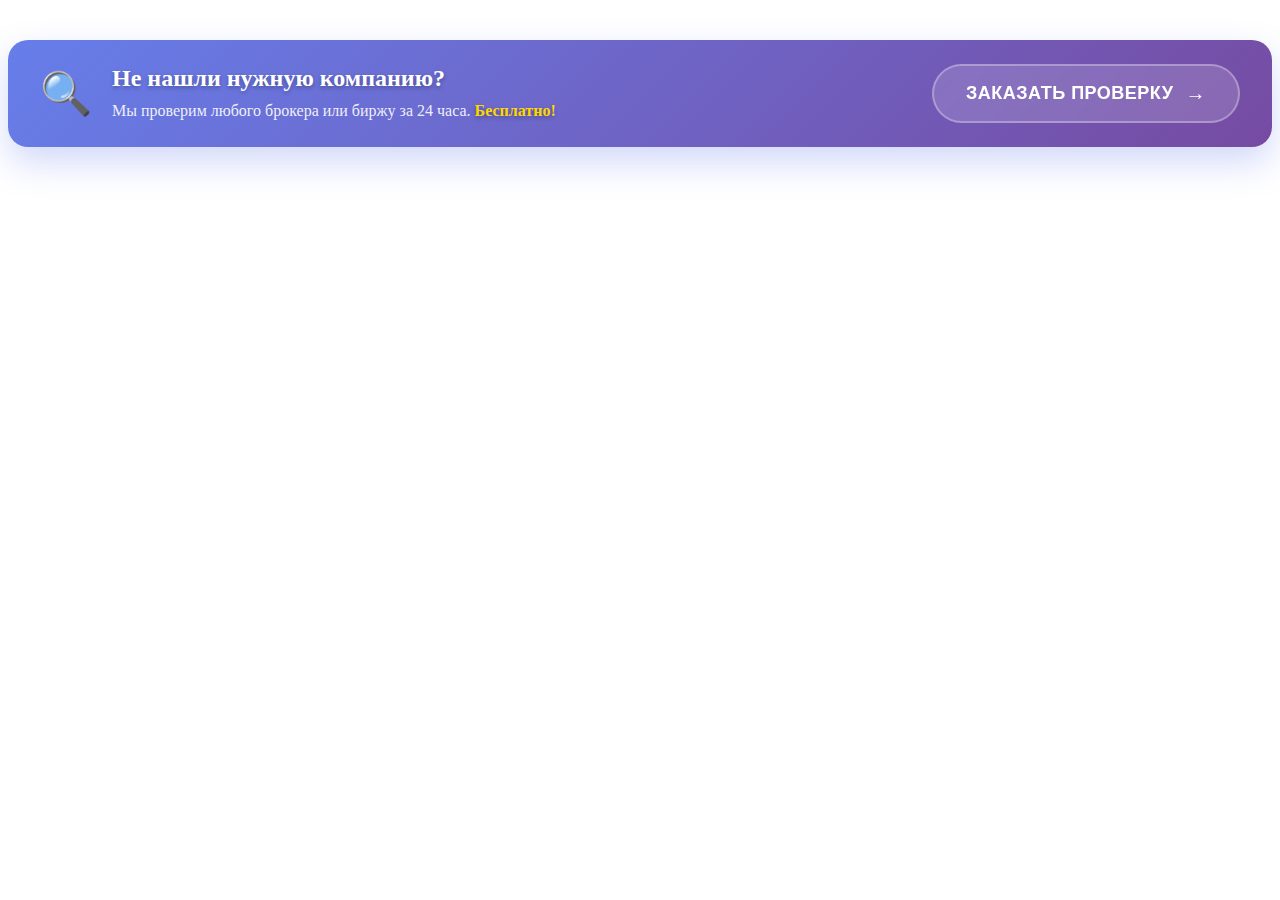
<file: test.html>
<!DOCTYPE html>
<html lang="en">
  <head>
    <meta charset="UTF-8" />
    <meta name="viewport" content="width=device-width, initial-scale=1.0" />
    <title>Document</title>
  </head>
  <body>
    <style>
      .company-search-banner {
        background: linear-gradient(135deg, #667eea 0%, #764ba2 100%);
        border-radius: 20px;
        padding: 24px 32px;
        margin: 40px 0;
        position: relative;
        overflow: hidden;
        box-shadow: 0 15px 35px rgba(102, 126, 234, 0.3);
        transition: all 0.3s ease;
      }

      .company-search-banner:hover {
        transform: translateY(-2px);
        box-shadow: 0 20px 45px rgba(102, 126, 234, 0.4);
      }

      .banner-content {
        display: flex;
        justify-content: space-between;
        align-items: center;
        gap: 30px;
        position: relative;
        z-index: 2;
      }

      .banner-left {
        display: flex;
        align-items: center;
        gap: 20px;
        flex: 1;
      }

      .banner-icon {
        font-size: 42px;
        animation: searchRotate 3s ease-in-out infinite;
      }

      @keyframes searchRotate {
        0%,
        100% {
          transform: rotate(0deg) scale(1);
        }
        25% {
          transform: rotate(-5deg) scale(1.1);
        }
        75% {
          transform: rotate(5deg) scale(1.1);
        }
      }

      .banner-text h3 {
        font-size: 24px;
        font-weight: 800;
        color: white;
        margin: 0 0 8px 0;
        text-shadow: 0 2px 4px rgba(0, 0, 0, 0.3);
      }

      .banner-text p {
        font-size: 16px;
        color: rgba(255, 255, 255, 0.9);
        margin: 0;
        font-weight: 500;
        line-height: 1.4;
      }

      .highlight {
        color: #ffd700;
        font-weight: 700;
        text-shadow: 0 2px 4px rgba(0, 0, 0, 0.3);
      }

      .banner-right {
        flex-shrink: 0;
      }

      .banner-cta-btn {
        background: rgba(255, 255, 255, 0.15);
        backdrop-filter: blur(10px);
        border: 2px solid rgba(255, 255, 255, 0.3);
        color: white;
        padding: 16px 32px;
        border-radius: 50px;
        font-size: 18px;
        font-weight: 700;
        cursor: pointer;
        transition: all 0.3s ease;
        display: flex;
        align-items: center;
        gap: 12px;
        text-transform: uppercase;
        letter-spacing: 0.5px;
        position: relative;
        overflow: hidden;
      }

      .banner-cta-btn::before {
        content: "";
        position: absolute;
        top: 0;
        left: -100%;
        width: 100%;
        height: 100%;
        background: linear-gradient(
          90deg,
          transparent,
          rgba(255, 255, 255, 0.2),
          transparent
        );
        transition: left 0.6s ease;
      }

      .banner-cta-btn:hover::before {
        left: 100%;
      }

      .banner-cta-btn:hover {
        background: rgba(255, 255, 255, 0.25);
        border-color: rgba(255, 255, 255, 0.5);
        transform: translateY(-2px);
        box-shadow: 0 8px 25px rgba(0, 0, 0, 0.2);
      }

      .banner-cta-btn:active {
        transform: translateY(0);
      }

      .btn-arrow {
        font-size: 20px;
        transition: transform 0.3s ease;
        font-weight: 900;
      }

      .banner-cta-btn:hover .btn-arrow {
        transform: translateX(4px);
      }

      .banner-decoration {
        position: absolute;
        top: -50%;
        right: -20%;
        width: 200px;
        height: 200px;
        background: radial-gradient(
          circle,
          rgba(255, 255, 255, 0.1) 0%,
          transparent 70%
        );
        border-radius: 50%;
        pointer-events: none;
        animation: float 4s ease-in-out infinite;
      }

      @keyframes float {
        0%,
        100% {
          transform: translateY(0px) rotate(0deg);
        }
        50% {
          transform: translateY(-10px) rotate(180deg);
        }
      }

      /* Адаптивность */
      @media (max-width: 768px) {
        .company-search-banner {
          padding: 20px;
          margin: 30px 0;
        }

        .banner-content {
          flex-direction: column;
          gap: 20px;
          text-align: center;
        }

        .banner-left {
          justify-content: center;
          gap: 15px;
        }

        .banner-icon {
          font-size: 36px;
        }

        .banner-text h3 {
          font-size: 20px;
        }

        .banner-text p {
          font-size: 14px;
        }

        .banner-cta-btn {
          padding: 14px 28px;
          font-size: 16px;
        }
      }

      @media (max-width: 480px) {
        .company-search-banner {
          padding: 16px;
          border-radius: 16px;
        }

        .banner-left {
          flex-direction: column;
          gap: 12px;
        }

        .banner-text h3 {
          font-size: 18px;
        }

        .banner-cta-btn {
          width: 100%;
          justify-content: center;
          padding: 16px 24px;
        }
      }
    </style>
    <div class="company-search-banner">
      <div class="banner-content">
        <div class="banner-left">
          <div class="banner-icon">🔍</div>
          <div class="banner-text">
            <h3>Не нашли нужную компанию?</h3>
            <p>
              Мы проверим любого брокера или биржу за 24 часа.
              <span class="highlight">Бесплатно!</span>
            </p>
          </div>
        </div>
        <div class="banner-right">
          <button class="banner-cta-btn" onclick="openCompanyRequestModal()">
            <span class="btn-text">Заказать проверку</span>
            <span class="btn-arrow">→</span>
          </button>
        </div>
      </div>
      <div class="banner-decoration"></div>
    </div>
    <script>
      function openCompanyRequestModal() {
        // Простой промпт для быстрого решения
        const companyName = prompt("Введите название компании для проверки:");
        if (companyName) {
          const email = prompt("Ваш email для отправки результата:");
          if (email && email.includes("@")) {
            alert(
              `Спасибо! Мы проверим "${companyName}" и отправим результат на ${email} в течение 24 часов.`
            );

            // Здесь можно отправить данные на сервер
            console.log("Company check request:", { companyName, email });

            // Аналитика
            if (typeof gtag !== "undefined") {
              gtag("event", "company_check_request", {
                event_category: "Banner Click",
                event_label: companyName,
              });
            }
          } else if (email) {
            alert("Пожалуйста, введите корректный email адрес");
          }
        }
      }
    </script>
  </body>
</html>
</file>
<file: css/main.css>
/* Base Styles - Общие стили для всего сайта */
* {
  margin: 0;
  padding: 0;
  box-sizing: border-box;
}

body {
  font-family: "Inter", sans-serif;
  line-height: 1.6;
  color: #333;
  background-color: #f8fafc;
}

.container {
  max-width: 1200px;
  margin: 0 auto;
  padding: 0 20px;
}

/* Progress Bar */
.progress-bar {
  position: fixed;
  top: 0;
  left: 0;
  width: 0%;
  height: 4px;
  background: linear-gradient(90deg, #667eea, #764ba2);
  z-index: 1000;
  transition: width 0.3s ease;
}

/* Header */
.header {
  background: white;
  box-shadow: 0 2px 10px rgba(0, 0, 0, 0.1);
  position: sticky;
  top: 0;
  z-index: 100;
}

.header-content {
  display: flex;
  justify-content: space-between;
  align-items: center;
  padding: 1rem 0;
}

.logo {
  display: flex;
  align-items: center;
  gap: 12px;
}

.logo-icon {
  width: 40px;
  height: 40px;
  background: linear-gradient(135deg, #667eea 0%, #764ba2 100%);
  border-radius: 50%;
  display: flex;
  align-items: center;
  justify-content: center;
  color: white;
  font-size: 1.2rem;
}

.logo-text h1 {
  font-size: 1.5rem;
  font-weight: 700;
  color: #1a202c;
}

.logo-text p {
  font-size: 0.875rem;
  color: #718096;
}

.nav {
  display: flex;
  gap: 2rem;
}

.nav a {
  text-decoration: none;
  color: #4a5568;
  font-weight: 500;
  transition: color 0.3s;
}

.nav a:hover {
  color: #667eea;
}

.header-actions .btn {
  background: #e53e3e;
  color: white;
  padding: 12px 24px;
  border: none;
  border-radius: 8px;
  font-weight: 500;
  cursor: pointer;
  transition: background 0.3s;
  text-decoration: none;
  display: inline-flex;
  align-items: center;
  gap: 0.5rem;
}

.header-actions .btn:hover {
  background: #c53030;
}

/* Footer */
.footer {
  background: linear-gradient(135deg, #625cd6 0%, #003cb8 50%, #1c227a 100%);
  color: white;
  padding: 3rem 0 1rem 0;
}

.footer-content {
  display: grid;
  grid-template-columns: repeat(auto-fit, minmax(250px, 1fr));
  gap: 2rem;
  margin-bottom: 2rem;
}

.footer-section h4 {
  font-size: 1.125rem;
  font-weight: 600;
  margin-bottom: 1rem;
}

.footer-section ul {
  list-style: none;
}

.footer-section ul li {
  margin-bottom: 0.5rem;
}

.footer-section ul li a {
  color: #cbd5e0;
  text-decoration: none;
  transition: color 0.3s;
}

.footer-section ul li a:hover {
  color: white;
}

.footer-section ul li i {
  margin-right: 0.5rem;
}

.footer-bottom {
  border-top: 1px solid #4a5568;
  padding-top: 1rem;
  text-align: center;
  color: #cbd5e0;
}
.logo-text-footer {
  color: white;
}
/* Button Styles */
.btn {
  padding: 0.75rem 1.5rem;
  border: none;
  border-radius: 8px;
  font-weight: 500;
  cursor: pointer;
  transition: all 0.3s;
  text-decoration: none;
  display: inline-flex;
  align-items: center;
  justify-content: center;
  gap: 0.5rem;
  min-height: 40px;
}

.btn-primary {
  background: #3182ce;
  color: white;
}

.btn-primary:hover {
  background: #2b6cb0;
  color: white;
  text-decoration: none;
}
.btn-danger {
  background: #e53e3e;
  color: white;
}

.btn-danger:hover {
  background: #c53030;
}

.btn-success {
  background: #38a169;
  color: white;
}

.btn-success:hover {
  background: #2f855a;
}

.btn-block {
  width: 100%;
  margin-bottom: 0.75rem;
}

/* Form Styles */
.form-group {
  margin-bottom: 1rem;
}

.form-control {
  width: 100%;
  padding: 0.75rem;
  border: 1px solid #e2e8f0;
  border-radius: 8px;
  font-size: 0.875rem;
  transition: border-color 0.3s;
}

.form-control:focus {
  outline: none;
  border-color: #667eea;
  box-shadow: 0 0 0 3px rgba(102, 126, 234, 0.1);
}

/* Responsive Design */
@media (max-width: 768px) {
  .container {
    padding: 0 1rem;
  }

  .header-content {
    flex-direction: column;
    gap: 1rem;
  }

  .nav {
    display: none;
  }

  .footer-content {
    grid-template-columns: 1fr;
    gap: 1.5rem;
  }
}

@media (max-width: 480px) {
  .container {
    padding: 0 0.5rem;
  }
}

/* Homepage Styles - Стили для главной страницы */

/* Header Main Section */
.header-main {
  background: linear-gradient(135deg, #667eea 0%, #764ba2 100%);
  color: white;
  padding: 60px 0;
  text-align: center;
  position: relative;
  overflow: hidden;
}

.header-main::before {
  content: "";
  position: absolute;
  top: 0;
  left: 0;
  right: 0;
  bottom: 0;
  background-image: url(../image/fon7.png);
  background-size: cover;
  opacity: 0.5;
  background-position: center;
}

.header-content-main {
  position: relative;
  z-index: 1;
}

.header-main h1 {
  font-size: 2.5em;
  font-weight: 700;
  margin-bottom: 20px;
}

.header-main p {
  font-size: 1.2em;
  margin-bottom: 30px;
  opacity: 0.9;
  max-width: 600px;
  margin-left: auto;
  margin-right: auto;
}
.check-form-container {
  box-shadow: 0 25px 50px -12px rgba(0, 0, 0, 0.1);
  padding: 30px;
  background-color: rgba(255, 255, 255);
  border-radius: 15px;
  margin: 0 auto;
  width: 640px;
  max-width: 100%;
}
.check-form {
  background: white;
  border-radius: 15px;
  padding: 8px;
  display: flex;
  max-width: 600px;
  margin: 0 auto;
  box-shadow: 0 10px 30px rgba(0, 0, 0, 0.1);
}

.check-form input {
  flex: 1;
  border: none;
  padding: 15px 20px;
  font-size: 16px;
  border-radius: 40px;
  outline: none;
}

.check-form button {
  background: #667eea;
  color: white;
  border: none;
  padding: 15px 30px;
  border-radius: 8px;
  font-weight: 600;
  cursor: pointer;
  transition: all 0.3s ease;
}

.check-form button:hover {
  background: #5a6fd8;
  transform: translateY(-2px);
}
.popular-companies {
  display: flex;
  gap: 15px;
  flex-wrap: wrap;
  margin-top: 15px;
}
.popular-companies span {
  font-size: 18px;
  line-height: 20px;
  color: rgb(130, 131, 133);
}
.popular-companies button {
  color: rgba(55, 65, 81);
  cursor: pointer;
  background-color: rgb(220 220 220);
  padding: 5px 15px;
  border-radius: 30px;
  border: none;
}
/*counter*/
.counter {
  display: grid;
  grid-template-columns: repeat(4, minmax(0, 1fr));
  text-align: center;
  gap: 32px;
  padding: 40px 20px;
}
.animate-counter {
  animation: fadeIn 0.6s ease-in;
}
@keyframes fadeIn {
  from {
    opacity: 0;
    transform: translateY(20px);
  }
  to {
    opacity: 1;
    transform: translateY(0);
  }
}
.stats-counter {
  font-size: 2.5rem;
  font-weight: 700;
  color: #1f2937;
}
.counter-text {
  color: rgba(75, 85, 99);
}
/* Main Content Grid */
.main-content {
  display: grid;
  grid-template-columns: 2fr 1fr;
  gap: 40px;
  margin: 50px 0;
}

.content-section {
  background: white;
  padding: 30px;
  border-radius: 15px;
  box-shadow: 0 5px 20px rgba(0, 0, 0, 0.1);
  margin-bottom: 30px;
}

.section-title {
  font-size: 1.8em;
  font-weight: 600;
  margin-bottom: 20px;
  color: #2d3748;
}

/* Reviews Section */
.reviews-grid {
  display: grid;
  gap: 20px;
}

.review-card {
  background: #f7fafc;
  padding: 20px;
  border-radius: 10px;
  border-left: 4px solid #667eea;
  transition: all 0.3s ease;
  position: relative;
}

.review-card:hover {
  transform: translateY(-2px);
  box-shadow: 0 5px 15px rgba(0, 0, 0, 0.1);
}

.review-company {
  font-weight: 600;
  color: #667eea;
  margin-bottom: 10px;
}

.review-text {
  color: #4a5568;
  line-height: 1.6;
  display: -webkit-box;
  -webkit-line-clamp: 2; /* Кількість рядків */
  -webkit-box-orient: vertical;
  overflow: hidden;
  text-overflow: ellipsis;
}
.review-logo-container {
  background: #667eea3e;
  width: 64px;
  height: 64px;
  border-radius: 10px;
  position: absolute;
  right: 12px;
  top: -10px;
}
.review-logo-link {
  display: flex;
  flex-direction: column;
  align-items: center;
  text-decoration: none;
  margin-top: 7px;
}

.review-logo {
  width: 48px;
  height: 48px;
  object-fit: contain;
}

/* Categories Section */
.categories-grid {
  display: grid;
  grid-template-columns: repeat(auto-fit, minmax(250px, 1fr));
  gap: 20px;
}
.categories-section-title {
  text-align: center;
}
.categories-section {
  margin: 30px 0;
}
.category-card {
  padding: 25px;
  border-radius: 15px;
  text-align: center;
  box-shadow: 0 5px 15px rgba(0, 0, 0, 0.1);
  transition: all 0.3s ease;
  border: 1px solid #e2e8f0;
  cursor: pointer;
}

.category-card:hover {
  transform: translateY(-5px);
  box-shadow: 0 10px 25px rgba(0, 0, 0, 0.15);
}

.category-card i {
  font-size: 3em;
  margin-bottom: 15px;
  opacity: 0.9;
}

.category-card h3 {
  font-size: 1.3em;
  margin-bottom: 10px;
}

.category-card p {
  opacity: 0.9;
  margin-bottom: 15px;
}

.category-card .count {
  font-size: 18px;
  font-weight: 500;
  color: rgb(68, 68, 68);
  border-radius: 18px;
  background: linear-gradient(135deg, #0b37ff23 0%, #a758f630 100%);
}

/* Companies Section */
.company-card {
  background: white;
  border-radius: 15px;
  padding: 25px;
  box-shadow: 0 5px 15px rgba(0, 0, 0, 0.1);
  transition: all 0.3s ease;
  border: 1px solid #e2e8f0;
}

.company-card:hover {
  transform: translateY(-3px);
  box-shadow: 0 10px 30px rgba(0, 0, 0, 0.15);
}

.company-header {
  display: flex;
  align-items: center;
  margin-bottom: 15px;
}

.company-logo {
  width: 50px;
  height: 50px;
  border-radius: 10px;
  background: #667eea;
  display: flex;
  align-items: center;
  justify-content: center;
  margin-right: 15px;
  color: white;
  font-weight: 600;
}

.company-info h4 {
  font-size: 1.2em;
  font-weight: 600;
  margin-bottom: 5px;
}

.company-info .domain {
  color: #718096;
  font-size: 0.9em;
}

.company-rating {
  display: flex;
  align-items: center;
  margin-bottom: 10px;
}

.stars {
  color: #fbbf24;
  margin-right: 10px;
}

.rating-text {
  color: #4a5568;
  font-size: 0.9em;
}
.highlight {
  color: #ffd700;
  font-weight: 700;
  text-shadow: 0 2px 4px rgba(0, 0, 0, 0.3);
}
.order-review > .banner-cta-btn {
  background: rgba(255, 255, 255, 0.15);
  backdrop-filter: blur(10px);
  border: 2px solid rgba(255, 255, 255, 0.3);
  color: white;
  padding: 16px 32px;
  border-radius: 15px;
  font-size: 18px;
  font-weight: 700;
  cursor: pointer;
  transition: all 0.3s ease;
  display: flex;
  align-items: center;
  gap: 12px;
  text-transform: uppercase;
  letter-spacing: 0.5px;
  margin: 0 auto;
  max-width: 320px;
  text-decoration: none;
}

.banner-cta-btn:hover {
  background: rgba(255, 255, 255, 0.25);
  border-color: rgba(255, 255, 255, 0.5);
  transform: translateY(-2px);
  box-shadow: 0 8px 25px rgba(0, 0, 0, 0.2);
}

.banner-cta-btn:active {
  transform: translateY(0);
}
.btn-arrow {
  font-size: 20px;
  transition: transform 0.3s ease;
  font-weight: 900;
}

.banner-cta-btn:hover .btn-arrow {
  transform: translateX(4px);
}
.section-subtitle {
  font-size: 18px;
}
/* Sidebar */
.sidebar {
  display: flex;
  flex-direction: column;
  gap: 30px;
}
.legal-consultation-widget {
  background: linear-gradient(135deg, #667eea 0%, #764ba2 100%);
  border-radius: 16px;
  padding: 24px;
  color: white;
  box-shadow: 0 10px 30px rgba(0, 0, 0, 0.2);
  margin-bottom: 30px;
  position: relative;
  overflow: hidden;
}

.widget-header {
  text-align: center;
  margin-bottom: 20px;
}

.icon-badge {
  font-size: 32px;
  margin-bottom: 12px;
  display: block;
  animation: pulse 2s infinite;
}

@keyframes pulse {
  0%,
  100% {
    transform: scale(1);
  }
  50% {
    transform: scale(1.1);
  }
}

.widget-header h3 {
  font-size: 20px;
  font-weight: 700;
  margin: 0 0 8px 0;
  text-shadow: 0 2px 4px rgba(0, 0, 0, 0.3);
}

.subtitle {
  font-size: 14px;
  opacity: 0.9;
  margin: 0;
  font-weight: 500;
}

.benefits-list {
  margin-bottom: 24px;
}

.benefit-item {
  display: flex;
  align-items: center;
  margin-bottom: 8px;
  font-size: 14px;
  font-weight: 500;
}

.benefit-item:last-child {
  margin-bottom: 0;
}

.check-icon {
  margin-right: 10px;
  font-size: 16px;
}

.consultation-form {
  position: relative;
  z-index: 2;
}

.form-group {
  margin-bottom: 16px;
}

.form-input,
.form-textarea {
  width: 100%;
  padding: 14px 16px;
  border: 2px solid rgba(255, 255, 255, 0.3);
  border-radius: 10px;
  background: rgba(255, 255, 255, 0.9);
  font-size: 14px;
  font-weight: 500;
  color: #333;
  transition: all 0.3s ease;
  box-sizing: border-box;
}

.form-input::placeholder,
.form-textarea::placeholder {
  color: #666;
  font-weight: 400;
}

.form-input:focus,
.form-textarea:focus {
  outline: none;
  border-color: #ffd700;
  background: rgba(255, 255, 255, 1);
  box-shadow: 0 0 0 3px rgba(255, 215, 0, 0.3);
  transform: translateY(-1px);
}

.form-textarea {
  resize: vertical;
  min-height: 60px;
  font-family: inherit;
}

.checkbox-group {
  margin-bottom: 20px;
}

.custom-checkbox {
  display: flex;
  align-items: flex-start;
  cursor: pointer;
  font-size: 12px;
  line-height: 1.4;
  position: relative;
}

.custom-checkbox input[type="checkbox"] {
  display: none;
}

.checkmark {
  width: 20px;
  height: 20px;
  background: rgba(255, 255, 255, 0.9);
  border-radius: 4px;
  margin-right: 12px;
  flex-shrink: 0;
  position: relative;
  transition: all 0.3s ease;
  margin-top: 2px;
}

.checkmark::after {
  content: "✓";
  position: absolute;
  left: 50%;
  top: 50%;
  transform: translate(-50%, -50%) scale(0);
  color: #667eea;
  font-weight: bold;
  font-size: 14px;
  transition: transform 0.2s ease;
}

.custom-checkbox input[type="checkbox"]:checked + .checkmark {
  background: #ffd700;
  border-color: #ffd700;
}

.custom-checkbox input[type="checkbox"]:checked + .checkmark::after {
  transform: translate(-50%, -50%) scale(1);
  color: #333;
}

.checkbox-text {
  color: rgba(255, 255, 255, 0.9);
  font-weight: 400;
}

.privacy-link {
  color: #ffd700;
  text-decoration: underline;
  font-weight: 500;
}

.privacy-link:hover {
  color: #ffed4e;
}

.submit-btn {
  width: 100%;
  background: linear-gradient(135deg, #ffd700 0%, #ffed4e 100%);
  border: none;
  padding: 16px 20px;
  border-radius: 12px;
  font-size: 16px;
  font-weight: 700;
  color: #333;
  cursor: pointer;
  transition: all 0.3s ease;
  display: flex;
  align-items: center;
  justify-content: center;
  gap: 8px;
  text-transform: uppercase;
  letter-spacing: 0.5px;
  box-shadow: 0 4px 15px rgba(255, 215, 0, 0.4);
}

.submit-btn:hover {
  transform: translateY(-2px);
  box-shadow: 0 8px 25px rgba(255, 215, 0, 0.6);
  background: linear-gradient(135deg, #ffed4e 0%, #ffd700 100%);
}

.submit-btn:active {
  transform: translateY(0);
}

.btn-icon {
  font-size: 18px;
  animation: bounce 2s infinite;
}

@keyframes bounce {
  0%,
  20%,
  50%,
  80%,
  100% {
    transform: translateY(0);
  }
  40% {
    transform: translateY(-3px);
  }
  60% {
    transform: translateY(-2px);
  }
}

.form-message {
  margin-top: 16px;
  padding: 12px 16px;
  border-radius: 8px;
  font-size: 14px;
  font-weight: 500;
  text-align: center;
}

.form-message.success {
  background: rgba(46, 204, 113, 0.9);
  color: white;
}

.form-message.error {
  background: rgba(231, 76, 60, 0.9);
  color: white;
}

/* Анимация появления */
.legal-consultation-widget {
  animation: slideInUp 0.6s ease-out;
}

@keyframes slideInUp {
  from {
    opacity: 0;
    transform: translateY(30px);
  }
  to {
    opacity: 1;
    transform: translateY(0);
  }
}

/* Адаптивность */
@media (max-width: 768px) {
  .legal-consultation-widget {
    padding: 20px;
    margin-bottom: 20px;
  }

  .widget-header h3 {
    font-size: 18px;
  }

  .form-input,
  .form-textarea {
    padding: 12px 14px;
    font-size: 16px; /* Предотвращает зум на iOS */
  }

  .submit-btn {
    padding: 14px 18px;
    font-size: 15px;
  }
}
.iti-container {
  position: relative;
}
.iti__country-list {
  z-index: 10000;
  color: #5f5e5e;
  max-width: 320px;
}
.iti__selected-dial-code {
  color: #999;
}
.iti--container {
  top: 50px !important;
  left: 0 !important;
}
.sidebar-card {
  background: white;
  padding: 25px;
  border-radius: 15px;
  box-shadow: 0 5px 20px rgba(0, 0, 0, 0.1);
}

.sidebar-card h3 {
  font-size: 1.3em;
  font-weight: 600;
  margin-bottom: 15px;
  color: #2d3748;
}

.sidebar .quick-check {
  background: linear-gradient(135deg, #48bb78 0%, #38a169 100%);
  color: white;
  text-align: center;
}

.sidebar .quick-check p {
  opacity: 0.9;
  margin-bottom: 20px;
}

.sidebar .quick-check button {
  background: white;
  color: #38a169;
  border: none;
  padding: 12px 25px;
  border-radius: 8px;
  font-weight: 600;
  cursor: pointer;
  transition: all 0.3s ease;
}

.sidebar .quick-check button:hover {
  transform: translateY(-2px);
  box-shadow: 0 5px 15px rgba(0, 0, 0, 0.2);
}

.discussed-item {
  display: flex;
  align-items: center;
  padding: 15px 0;
  border-bottom: 1px solid #e2e8f0;
}

.discussed-item:last-child {
  border-bottom: none;
}

.discussed-info {
  flex: 1;
}

.discussed-info h4 {
  font-weight: 600;
  margin-bottom: 5px;
}

.discussed-info h4 a {
  color: #667eea;
  text-decoration: none;
}

.discussed-info h4 a:hover {
  text-decoration: underline;
}

.discussed-info .reviews-count {
  color: #718096;
  font-size: 0.9em;
}

.sidebar .alert-box {
  border: 1px solid #fed7d7;
  border-radius: 10px;
  padding: 20px;
  margin: 20px 0;
  background: linear-gradient(135deg, #ef4444 0%, #db2777 100%);
}

.alert-box .alert-icon {
  color: #ffffff;
  font-size: 26px;
  margin-bottom: 10px;
  display: flex;
  align-items: baseline;
  gap: 10px;
}

.alert-box h4 {
  color: #ffffff;
  margin-bottom: 10px;
}

.alert-box p {
  color: #ffffff;
  line-height: 1.6;
}
.alert-box button {
  background: #ffffff;
  color: rgb(253, 0, 0);
  border: none;
  padding: 12px;
  border-radius: 8px;
  font-weight: 600;
  cursor: pointer;
  transition: all 0.3s ease;
  width: 100%;
  margin-top: 10px;
}
.newsletter-form {
  display: flex;
  flex-direction: column;
  gap: 10px;
}

.newsletter-form input {
  padding: 12px;
  border: 1px solid #e2e8f0;
  border-radius: 8px;
  font-size: 14px;
}

.newsletter-form button {
  background: #667eea;
  color: white;
  border: none;
  padding: 12px;
  border-radius: 8px;
  font-weight: 600;
  cursor: pointer;
  transition: all 0.3s ease;
}

.newsletter-form button:hover {
  background: #5a6fd8;
}

.order-review {
  background: linear-gradient(135deg, #667eea 0%, #764ba2 100%);
  color: white;
  text-align: center;
  padding: 40px;
  border-radius: 15px;
  margin: 30px 0;
}

.order-review h2 {
  font-size: 2em;
  margin-bottom: 15px;
}

.order-review p {
  opacity: 0.9;
  margin-bottom: 25px;
}

.order-review button {
  background: white;
  color: #667eea;
  border: none;
  padding: 15px 30px;
  border-radius: 8px;
  font-weight: 600;
  cursor: pointer;
  transition: all 0.3s ease;
}

.order-review button:hover {
  transform: translateY(-2px);
  box-shadow: 0 5px 15px rgba(0, 0, 0, 0.2);
}

/* Mobile Responsive */
@media (max-width: 768px) {
  .header-main h1 {
    font-size: 2em;
  }

  .header-main p {
    font-size: 1em;
  }

  .main-content {
    grid-template-columns: 1fr;
    gap: 20px;
    margin: 30px 0;
  }

  .content-section {
    padding: 20px;
  }

  .section-title {
    font-size: 1.5em;
  }

  .categories-grid {
    grid-template-columns: 1fr;
  }

  .companies-grid {
    grid-template-columns: 1fr;
  }

  .check-form {
    flex-direction: column;
    padding: 15px;
    border-radius: 15px;
  }

  .check-form input {
    margin-bottom: 10px;
    border-radius: 8px;
  }

  .check-form button {
    border-radius: 8px;
  }

  .discussed-item {
    flex-direction: column;
    align-items: flex-start;
    gap: 10px;
  }

  .order-review {
    padding: 25px;
  }

  .order-review h2 {
    font-size: 1.5em;
  }
  .counter {
    grid-template-columns: repeat(2, minmax(0, 1fr));
  }
}

@media (max-width: 480px) {
  .header-main {
    padding: 40px 0;
  }

  .content-section {
    padding: 15px;
  }

  .company-header {
    flex-direction: column;
    align-items: flex-start;
    gap: 10px;
  }

  .company-logo {
    margin-right: 0;
  }
  .counter {
    grid-template-columns: repeat(1, minmax(0, 1fr));
  }
}

/* Review Page Styles - Стили для страницы обзора компании */

/* Breadcrumb */
.breadcrumb {
  background: #edf2f7;
  padding: 1rem 0;
}

.breadcrumb nav ol {
  display: flex;
  align-items: center;
  gap: 0.5rem;
  list-style: none;
  font-size: 0.875rem;
}

.breadcrumb a {
  color: #667eea;
  text-decoration: none;
}

.breadcrumb a:hover {
  color: #5a67d8;
}

.breadcrumb .separator {
  color: #a0aec0;
}

/* Main Content Layout */
.review {
  padding: 2rem 0;
}

.review .content-grid {
  display: grid;
  grid-template-columns: 1fr 350px;
  gap: 2rem;
}

/* Company Header */
.review .company-header {
  background: white;
  border-radius: 12px;
  box-shadow: 0 4px 6px rgba(0, 0, 0, 0.05);
  padding: 2rem;
  margin-bottom: 2rem;
  transition: transform 0.3s, box-shadow 0.3s;
  display: block;
}

.review .company-header:hover {
  transform: translateY(-2px);
  box-shadow: 0 8px 25px rgba(0, 0, 0, 0.1);
}

.review .company-info {
  display: flex;
  gap: 1.5rem;
  align-items: center;
  justify-content: space-between;
  flex-wrap: wrap;
}

.review .company-logo {
  width: 80px;
  height: 80px;
  background: #1a202c;
  border-radius: 8px;
  display: flex;
  align-items: center;
  justify-content: center;
  color: white;
  font-weight: bold;
  font-size: 1.125rem;
  flex-shrink: 0;
}

.review .company-details {
  display: flex;
  flex-direction: column;
  gap: 0.5rem;
  flex: 1;
}

.review .company-details h1 {
  font-size: 2rem;
  font-weight: 700;
  color: #1a202c;
  margin: 0;
}

.review .company-url {
  color: #718096;
  font-size: 1.125rem;
}

.review .company-status {
  display: inline-flex;
  align-items: center;
  background: #fed7d7;
  color: #c53030;
  padding: 0.5rem 1rem;
  border-radius: 20px;
  font-size: 0.875rem;
  font-weight: 500;
  width: fit-content;
  gap: 0.5rem;
}

.review .rating {
  display: flex;
  align-items: center;
  gap: 0.5rem;
  margin-top: 0.5rem;
}

.review .stars {
  display: flex;
  gap: 2px;
}

.star {
  color: #fbbf24;
}

.star.inactive {
  color: #e5e7eb;
}

.btn-main {
  max-width: 250px;
  animation: pulse 2s infinite;
  font-size: 16px;
}

/* Content Cards */
.content-card {
  background: white;
  border-radius: 12px;
  box-shadow: 0 4px 6px rgba(0, 0, 0, 0.05);
  padding: 2rem;
  margin-bottom: 2rem;
}

.content-card h2 {
  font-size: 1.5rem;
  font-weight: 600;
  color: #1a202c;
  margin-bottom: 1.5rem;
  display: flex;
  align-items: center;
  gap: 0.5rem;
}

/* Alert Cards */
.alert-card {
  border-radius: 12px;
  padding: 1.5rem;
  margin-bottom: 2rem;
  border-left: 4px solid;
}

.alert-warning {
  background: linear-gradient(145deg, #fef2f2, #fee2e2);
  border-left-color: #f56565;
}

.alert-info {
  background: linear-gradient(145deg, #f0f9ff, #dbeafe);
  border-left-color: #4299e1;
}

.alert-success {
  background: linear-gradient(145deg, #f0fdf4, #dcfce7);
  border-left-color: #48bb78;
}

.alert-card h2 {
  color: #1a202c;
  margin-bottom: 1rem;
}

/* Information Table */
.info-table {
  width: 100%;
  border-collapse: collapse;
  margin: 1.5rem 0;
}

.info-table th,
.info-table td {
  padding: 1rem;
  text-align: left;
  border-bottom: 1px solid #e2e8f0;
}

.info-table th {
  background: #f7fafc;
  font-weight: 600;
  color: #2d3748;
  width: 40%;
}

.info-table tr:hover {
  background: #f7fafc;
}
.banner-invest img {
  max-width: 100%;
}

/* Content Text */
.review-container {
  background: white;
  border-radius: 12px;
  box-shadow: 0 4px 6px rgba(0, 0, 0, 0.05);
  padding: 2rem;
  margin-bottom: 2rem;
}
.content-text {
  line-height: 1.8;
  color: #4a5568;
}

.content-text p {
  margin-bottom: 1.5rem;
}

.content-text h2,
.content-text h3,
.content-text h4 {
  color: #1a202c;

  font-weight: 600;
}

.content-text h2 {
  font-size: 1.5rem;
}

.content-text h3 {
  font-size: 1.25rem;
}

.content-text ul,
.content-text ol {
  margin: 1rem 0 1.5rem 2rem;
}

.content-text li {
  margin-bottom: 0.5rem;
}

.content-text a {
  color: #667eea;
  text-decoration: none;
}

.content-text a:hover {
  text-decoration: underline;
}

.content-text blockquote {
  border-left: 4px solid #667eea;
  padding-left: 1rem;
  margin: 1.5rem 0;
  font-style: italic;
  color: #718096;
}

.content-text img {
  max-width: 100%;
  height: auto;
  border-radius: 8px;
  margin: 1.5rem 0;
}
/*comments*/

.comment-content-wrap {
  display: flex;
  align-items: flex-start;
  background: linear-gradient(145deg, #f8fafc, #f1f5f9);
  padding: 1rem;
  border: 1px, solid, #e2e2e2;
  border-radius: 0.5rem;
  margin-bottom: 20px;
}
.comment-avatar {
  width: 50px;
  height: 50px;
  border-radius: 50px;
  overflow: hidden;
  display: flex;
  align-items: center;
  justify-content: center;
}
.comment-content {
  display: flex;
  gap: 10px;
}
.comment-content p {
  font-weight: 500;
  font-size: 18px;
  margin-bottom: 10px;
}

.comment-content-row {
  display: flex;
  flex-direction: column;
}
.comment-content-row > p {
  font-style: italic;
}

.error-message {
  color: #e00707;
  background-color: #f8e4e4;
  border: 1px solid #f5c6cb;
  padding: 5px;
  border-radius: 4px;
  margin: 10px 0;
  font-weight: 700;
}

.success-message {
  color: #155724;
  background-color: #d4edda;
  border: 1px solid #c3e6cb;
  padding: 10px;
  border-radius: 4px;
  margin: 10px 0;
  font-weight: 700;
}
.user-rating-container {
  display: flex;
  justify-content: space-between;
  margin-bottom: 10px;
}
.user-rating .star {
  cursor: pointer;
}
#formMessage {
  margin-bottom: 15px;
}
/* Sidebar */
.sidebar {
  display: flex;
  flex-direction: column;
  gap: 1.5rem;
}

.sidebar-card {
  background: white;
  border-radius: 12px;
  box-shadow: 0 4px 6px rgba(0, 0, 0, 0.05);
  padding: 1.5rem;
}

.sidebar-card h3 {
  font-size: 1.125rem;
  font-weight: 600;
  color: #1a202c;
  margin-bottom: 1rem;
}

/* Quick Actions */
.quick-actions {
  display: flex;
  flex-direction: column;
  gap: 0.75rem;
}

/* Related Companies */
.related-company {
  display: flex;
  align-items: center;
  gap: 0.75rem;
  padding: 0.75rem;
  border: 1px solid #e2e8f0;
  border-radius: 8px;
  cursor: pointer;
  margin-bottom: 0.75rem;
}

.related-company:hover {
  background: #f7fafc;
}

.related-icon {
  width: 40px;
  height: 40px;
  border-radius: 8px;
  display: flex;
  align-items: center;
  justify-content: center;
  font-size: 1.25rem;
}

.related-info h4 {
  font-size: 0.875rem;
  font-weight: 600;
  margin-bottom: 0.25rem;
}

.related-info p {
  font-size: 0.75rem;
  color: #718096;
}

/* Social Share */
.social-share {
  display: flex;
  gap: 0.5rem;
}

.social-btn {
  flex: 1;
  padding: 0.75rem;
  border: none;
  border-radius: 8px;
  color: white;
  cursor: pointer;
  transition: opacity 0.3s;
}

.social-btn:hover {
  opacity: 0.9;
}

.social-facebook {
  background: #3b5998;
}

.social-twitter {
  background: #1da1f2;
}

.social-linkedin {
  background: #0077b5;
}

.social-whatsapp {
  background: #25d366;
}

/* Floating Action Button */
.floating-action {
  position: fixed;
  bottom: 2rem;
  right: 2rem;
  z-index: 50;
}

.floating-btn {
  width: 60px;
  height: 60px;
  border-radius: 50%;
  background: #e53e3e;
  border: none;
  color: white;
  font-size: 1.25rem;
  cursor: pointer;
  box-shadow: 0 4px 12px rgba(0, 0, 0, 0.15);
  transition: all 0.3s;
}

.floating-btn:hover {
  background: #c53030;
  transform: scale(1.1);
}

/* Responsive Design */
@media (max-width: 768px) {
  .content-grid {
    grid-template-columns: 1fr;
    gap: 1rem;
  }

  .company-info {
    flex-direction: column;
    text-align: center;
    gap: 1rem;
  }

  .company-details {
    align-items: center;
  }

  .company-details h1 {
    font-size: 1.5rem;
  }

  .content-card {
    padding: 1.5rem;
  }

  .floating-action {
    bottom: 1rem;
    right: 1rem;
  }

  .btn-main {
    max-width: 100%;
  }
}

@media (max-width: 480px) {
  .content-card {
    padding: 1rem;
  }

  .company-header {
    padding: 1.5rem;
  }

  .sidebar-card {
    padding: 1rem;
  }

  .info-table th,
  .info-table td {
    padding: 0.75rem;
    font-size: 0.875rem;
  }
}

/* Accordion для мобильных устройств */
.accordion-item {
  border: 1px solid #e2e8f0;
  border-radius: 8px;
  margin-bottom: 0.5rem;
}

.accordion-header {
  width: 100%;
  padding: 1rem;
  background: white;
  border: none;
  text-align: left;
  cursor: pointer;
  display: flex;
  justify-content: space-between;
  align-items: center;
  font-weight: 500;
  border-radius: 8px;
}

.accordion-header:hover {
  background: #f7fafc;
}

.accordion-content {
  padding: 0 1rem 1rem;
  display: none;
}

.accordion-content.active {
  display: block;
}

.accordion-icon {
  margin-left: auto;
  transition: transform 0.3s;
}

.accordion-icon.active {
  transform: rotate(180deg);
}

/* Sidebar Reviews Styles */
.sidebar-reviews {
  background: white;
  border-radius: 12px;
  padding: 24px;
  box-shadow: 0 2px 12px rgba(0, 0, 0, 0.08);
  margin-bottom: 32px;
}

.sidebar-reviews h3 {
  font-size: 18px;
  font-weight: 600;
  color: #1e293b;
  margin-bottom: 20px;
  display: flex;
  align-items: center;
  gap: 8px;
}

.sidebar-reviews h3 i {
  color: #3b82f6;
  font-size: 16px;
}

.sidebar-review {
  padding: 16px 0;
  border-bottom: 1px solid #f1f5f9;
}

.sidebar-review:last-child {
  border-bottom: none;
  padding-bottom: 0;
}

.review-company-mini {
  font-weight: 600;
  color: #1e293b;
  font-size: 14px;
  margin-bottom: 6px;
}

.review-company-mini a {
  color: inherit;
  text-decoration: none;
}

.review-company-mini a:hover {
  color: #3b82f6;
}

.review-text-mini {
  font-size: 13px;
  color: #64748b;
  line-height: 1.5;
  margin-bottom: 8px;
  display: -webkit-box;
  -webkit-line-clamp: 2;
  -webkit-box-orient: vertical;
  overflow: hidden;
}

.review-rating-mini {
  display: flex;
  align-items: center;
  gap: 6px;
  font-size: 12px;
  justify-content: space-between;
}
.review-rating-mini a {
  font-size: 13px;
  color: #64748b;
  text-decoration: none;
}
.review-rating-mini a:hover {
  color: #4800ff;
}
.stars-mini {
  color: #fbbf24;
}

.review-author-mini {
  color: #64748b;
}

/* Blog Articles Section */
.blog-articles {
  margin: 40px 0;
}

.blog-articles h2 {
  font-size: 28px;
  font-weight: 700;
  color: #1e293b;
  margin-bottom: 32px;
  display: flex;
  align-items: center;
  gap: 12px;
}

.blog-articles h2 i {
  color: #3b82f6;
  font-size: 24px;
}

.blog-grid {
  display: grid;
  grid-template-columns: repeat(auto-fit, minmax(220px, 1fr));
  gap: 24px;
}

.blog-card {
  background: white;
  border-radius: 12px;
  overflow: hidden;
  box-shadow: 0 2px 12px rgba(0, 0, 0, 0.08);
  transition: all 0.3s ease;
}

.blog-card:hover {
  transform: translateY(-4px);
  box-shadow: 0 8px 24px rgba(0, 0, 0, 0.12);
}

.blog-image {
  width: 100%;
  height: 200px;
  background: linear-gradient(135deg, #667eea 0%, #764ba2 100%);
  display: flex;
  align-items: center;
  justify-content: center;
  color: white;
  font-size: 48px;
  position: relative;
  overflow: hidden;
}

.blog-image::before {
  content: "";
  position: absolute;
  top: 0;
  left: 0;
  right: 0;
  bottom: 0;
  background: rgba(0, 0, 0, 0.2);
}

.blog-image i {
  position: relative;
  z-index: 1;
}

.blog-content {
  padding: 20px;
}

.blog-title {
  font-size: 18px;
  font-weight: 600;
  color: #1e293b;
  margin-bottom: 12px;
  line-height: 1.4;
}

.blog-title a {
  color: inherit;
  text-decoration: none;
}

.blog-title a:hover {
  color: #3b82f6;
}

.blog-meta {
  display: flex;
  align-items: center;
  justify-content: space-between;
  font-size: 12px;
  color: #94a3b8;
  margin-top: 16px;
  padding-top: 16px;
  border-top: 1px solid #f1f5f9;
}

.blog-date {
  display: flex;
  align-items: center;
  gap: 4px;
}

.blog-author {
  display: flex;
  align-items: center;
  gap: 4px;
}

/* Company Addition Form */
.form-note {
  font-size: 14px;
  color: #64748b;
  line-height: 1.5;
  margin-bottom: 20px;
}

.add-company-link {
  display: inline-flex;
  align-items: center;
  gap: 8px;
  background: linear-gradient(135deg, #10b981 0%, #059669 100%);
  color: white;
  padding: 12px 20px;
  border-radius: 8px;
  text-decoration: none;
  font-weight: 500;
  font-size: 14px;
  transition: all 0.3s ease;
  border: none;
  cursor: pointer;
  width: 100%;
  justify-content: center;
  margin-top: 15px;
}

.add-company-link:hover {
  transform: translateY(-2px);
  box-shadow: 0 4px 12px rgba(16, 185, 129, 0.3);
  color: white;
  text-decoration: none;
}

.add-company-link i {
  font-size: 14px;
}

/* Article Metadata Styles */
.article-meta {
  background: #f8fafc;
  border-radius: 12px;
  padding: 20px;
  margin: 24px 0;
  display: grid;
  grid-template-columns: repeat(auto-fit, minmax(200px, 1fr));
  gap: 16px;
}

.meta-item {
  display: flex;
  align-items: center;
  gap: 8px;
  font-size: 14px;
  color: #64748b;
}

.meta-item i {
  color: #3b82f6;
  font-size: 16px;
  width: 16px;
  text-align: center;
}

.meta-item strong {
  color: #1e293b;
}

/* FAQ Styles */
.faq-container {
  margin: 40px 0;
}

.faq-container h2 {
  font-size: 28px;
  font-weight: 700;
  color: #1e293b;
  margin-bottom: 32px;
  display: flex;
  align-items: center;
  gap: 12px;
}

.faq-container h2 i {
  color: #3b82f6;
  font-size: 24px;
}

.faq-item {
  background: white;
  border-radius: 12px;
  margin-bottom: 16px;
  box-shadow: 0 2px 8px rgba(0, 0, 0, 0.06);
  overflow: hidden;
}

.faq-question {
  width: 100%;
  background: none;
  border: none;
  padding: 20px 24px;
  text-align: left;
  font-size: 16px;
  font-weight: 600;
  color: #1e293b;
  cursor: pointer;
  display: flex;
  align-items: center;
  justify-content: space-between;
  transition: all 0.3s ease;
}

.faq-question:hover {
  background: #f8fafc;
}

.faq-question.active {
  background: #eff6ff;
  color: #3b82f6;
}

.faq-toggle {
  font-size: 18px;
  transition: transform 0.3s ease;
  color: #3b82f6;
}

.faq-question.active .faq-toggle {
  transform: rotate(180deg);
}

.faq-answer {
  padding: 0 24px;
  max-height: 0;
  overflow: hidden;
  transition: all 0.3s ease;
  color: #64748b;
  line-height: 1.6;
}

.faq-answer.active {
  max-height: 500px;
  padding: 0 24px 20px;
}
.faq-item.active .faq-answer {
  max-height: 500px; /* Достатньо велике значення, щоб умістився весь текст */
}
.faq-answer p {
  margin-bottom: 12px;
}

.faq-answer p:last-child {
  margin-bottom: 0;
}
.faq-icon {
  transition: transform 0.3s ease;
}

.faq-item.active .faq-icon {
  transform: rotate(180deg);
}
/* Companies Page Styles */
.companies-page {
  padding: 0;
}

.companies-header {
  background: linear-gradient(135deg, #667eea 0%, #764ba2 100%);
  color: white;
  padding: 60px 0;
  text-align: center;
  margin-bottom: 40px;
}

.companies-header h1 {
  font-size: 36px;
  font-weight: 700;
  margin-bottom: 16px;
}

.companies-header p {
  font-size: 18px;
  opacity: 0.9;
  max-width: 600px;
  margin: 0 auto;
}

.companies-content {
  display: grid;
  grid-template-columns: 1fr 300px;
  gap: 40px;
  align-items: start;
}

.companies-main {
  min-width: 0;
}

.search-filters {
  background: white;
  border-radius: 12px;
  padding: 24px;
  margin-bottom: 32px;
  box-shadow: 0 2px 12px rgba(0, 0, 0, 0.08);
}

.search-bar {
  position: relative;
  margin-bottom: 20px;
}

.search-bar input {
  width: 100%;
  padding: 12px 16px 12px 44px;
  border: 2px solid #e2e8f0;
  border-radius: 8px;
  font-size: 16px;
  transition: border-color 0.3s ease;
}

.search-bar input:focus {
  outline: none;
  border-color: #3b82f6;
  box-shadow: 0 0 0 3px rgba(59, 130, 246, 0.1);
}

.search-bar i {
  position: absolute;
  left: 16px;
  top: 50%;
  transform: translateY(-50%);
  color: #94a3b8;
  font-size: 16px;
}

.filter-group {
  margin-bottom: 20px;
}

.filter-group:last-child {
  margin-bottom: 0;
}

.filter-group label {
  font-weight: 600;
  color: #1e293b;
  margin-bottom: 12px;
  display: block;
  font-size: 14px;
}

.filter-group select {
  width: 100%;
  padding: 10px 12px;
  border: 2px solid #e2e8f0;
  border-radius: 6px;
  font-size: 14px;
  background: white;
  transition: border-color 0.3s ease;
}

.filter-group select:focus {
  outline: none;
  border-color: #3b82f6;
}

.companies-grid {
  display: grid;
  grid-template-columns: repeat(auto-fill, minmax(220px, 1fr));
  gap: 24px;
  margin-bottom: 40px;
}

.company-card {
  background: white;
  border-radius: 12px;
  padding: 24px;
  box-shadow: 0 2px 12px rgba(0, 0, 0, 0.08);
  transition: all 0.3s ease;
  position: relative;
  overflow: hidden;
}

.company-card:hover {
  transform: translateY(-4px);
  box-shadow: 0 8px 24px rgba(0, 0, 0, 0.12);
}

.company-status {
  position: absolute;
  top: 16px;
  right: 16px;
  padding: 4px 8px;
  border-radius: 4px;
  font-size: 11px;
  font-weight: 600;
  text-transform: uppercase;
  letter-spacing: 0.5px;
}

.company-status.verified {
  background: #dcfce7;
  color: #166534;
}

.company-status.pending {
  background: #fef3c7;
  color: #92400e;
}

.company-header {
  display: flex;
  align-items: start;
  gap: 16px;
  margin-bottom: 16px;
}

.company-logo {
  width: 60px;
  height: 60px;
  border-radius: 8px;
  background: linear-gradient(135deg, #667eea 0%, #764ba2 100%);
  display: flex;
  align-items: center;
  justify-content: center;
  color: white;
  font-size: 24px;
  font-weight: 600;
  flex-shrink: 0;
}

.company-info h3 {
  font-size: 18px;
  font-weight: 600;
  color: #1e293b;
  margin-bottom: 4px;
  line-height: 1.3;
}

.company-info h3 a {
  color: inherit;
  text-decoration: none;
}

.company-info h3 a:hover {
  color: #3b82f6;
}

.company-category {
  font-size: 13px;
  color: #64748b;
  background: #f1f5f9;
  padding: 4px 8px;
  border-radius: 4px;
  display: inline-block;
}

.company-description {
  font-size: 14px;
  color: #64748b;
  line-height: 1.5;
  margin-bottom: 16px;
  display: -webkit-box;
  -webkit-line-clamp: 2;
  -webkit-box-orient: vertical;
  overflow: hidden;
}

.company-stats {
  display: flex;
  align-items: center;
  justify-content: space-between;
  margin-bottom: 16px;
}

.company-rating {
  display: flex;
  align-items: center;
  gap: 8px;
}

.rating-stars {
  color: #fbbf24;
  font-size: 16px;
}

.rating-text {
  font-size: 14px;
  color: #1e293b;
  font-weight: 600;
}

.review-count {
  font-size: 12px;
  color: #64748b;
}

.company-actions {
  display: flex;
  gap: 8px;
}

.btn-primary,
.btn-outline {
  padding: 8px 16px;
  border-radius: 6px;
  font-size: 13px;
  font-weight: 500;
  text-decoration: none;
  text-align: center;
  transition: all 0.3s ease;
  border: none;
  cursor: pointer;
  display: inline-flex;
  align-items: center;
  gap: 6px;
}

.btn-outline {
  background: transparent;
  color: #3b82f6;
  border: 1px solid #3b82f6;
}

.btn-outline:hover {
  background: #3b82f6;
  color: white;
  text-decoration: none;
}

.companies-sidebar .sidebar-section {
  background: white;
  border-radius: 12px;
  padding: 24px;
  margin-bottom: 24px;
  box-shadow: 0 2px 12px rgba(0, 0, 0, 0.08);
}

.companies-sidebar .sidebar-section h3 {
  font-size: 18px;
  font-weight: 600;
  color: #1e293b;
  margin-bottom: 20px;
  display: flex;
  align-items: center;
  gap: 8px;
}

.companies-sidebar .sidebar-section h3 i {
  color: #3b82f6;
  font-size: 16px;
}

.category-list,
.top-companies-list {
  list-style: none;
}

.category-list li,
.top-companies-list li {
  margin-bottom: 12px;
}

.category-list li:last-child,
.top-companies-list li:last-child {
  margin-bottom: 0;
}

.category-list a,
.top-companies-list a {
  display: flex;
  align-items: center;
  justify-content: space-between;
  padding: 8px 12px;
  border-radius: 6px;
  color: #64748b;
  text-decoration: none;
  font-size: 14px;
  transition: all 0.3s ease;
}

.category-list a:hover,
.top-companies-list a:hover {
  background: #f8fafc;
  color: #1e293b;
  text-decoration: none;
}

.category-count {
  background: #e2e8f0;
  color: #64748b;
  padding: 2px 6px;
  border-radius: 4px;
  font-size: 11px;
  font-weight: 600;
}

.top-company-item {
  display: flex;
  align-items: center;
  gap: 12px;
  padding: 8px 0;
}

.top-company-logo {
  width: 32px;
  height: 32px;
  border-radius: 6px;
  background: linear-gradient(135deg, #667eea 0%, #764ba2 100%);
  display: flex;
  align-items: center;
  justify-content: center;
  color: white;
  font-size: 12px;
  font-weight: 600;
  flex-shrink: 0;
}

.top-company-info {
  flex: 1;
  min-width: 0;
}

.top-company-name {
  font-size: 13px;
  font-weight: 600;
  color: #1e293b;
  margin-bottom: 2px;
  white-space: nowrap;
  overflow: hidden;
  text-overflow: ellipsis;
}

.top-company-rating {
  font-size: 11px;
  color: #64748b;
  display: flex;
  align-items: center;
  gap: 4px;
}

.top-company-rating .stars {
  color: #fbbf24;
}

.stats-grid {
  display: grid;
  grid-template-columns: 1fr 1fr;
  gap: 16px;
}

.stat-item {
  text-align: center;
  padding: 16px;
  background: #f8fafc;
  border-radius: 8px;
}

.stat-number {
  font-size: 24px;
  font-weight: 700;
  color: #3b82f6;
  margin-bottom: 4px;
}

.stat-label {
  font-size: 12px;
  color: #64748b;
  text-transform: uppercase;
  letter-spacing: 0.5px;
}

/* Responsive Design */
@media (max-width: 768px) {
  .companies-content {
    grid-template-columns: 1fr;
    gap: 24px;
  }

  .companies-sidebar {
    order: -1;
  }

  .blog-grid {
    grid-template-columns: 1fr;
  }

  .article-meta {
    grid-template-columns: 1fr;
  }

  .company-stats {
    flex-direction: column;
    align-items: start;
    gap: 8px;
  }

  .company-actions {
    width: 100%;
    justify-content: stretch;
  }

  .btn-primary,
  .btn-outline {
    flex: 1;
    justify-content: center;
  }

  .stats-grid {
    grid-template-columns: 1fr;
  }
}

@media (max-width: 480px) {
  .companies-header {
    padding: 40px 0;
  }

  .companies-header h1 {
    font-size: 28px;
  }

  .companies-header p {
    font-size: 16px;
  }

  .company-card {
    padding: 20px;
  }

  .search-filters {
    padding: 20px;
  }

  .sidebar-section {
    padding: 20px !important;
  }
}
</file>
